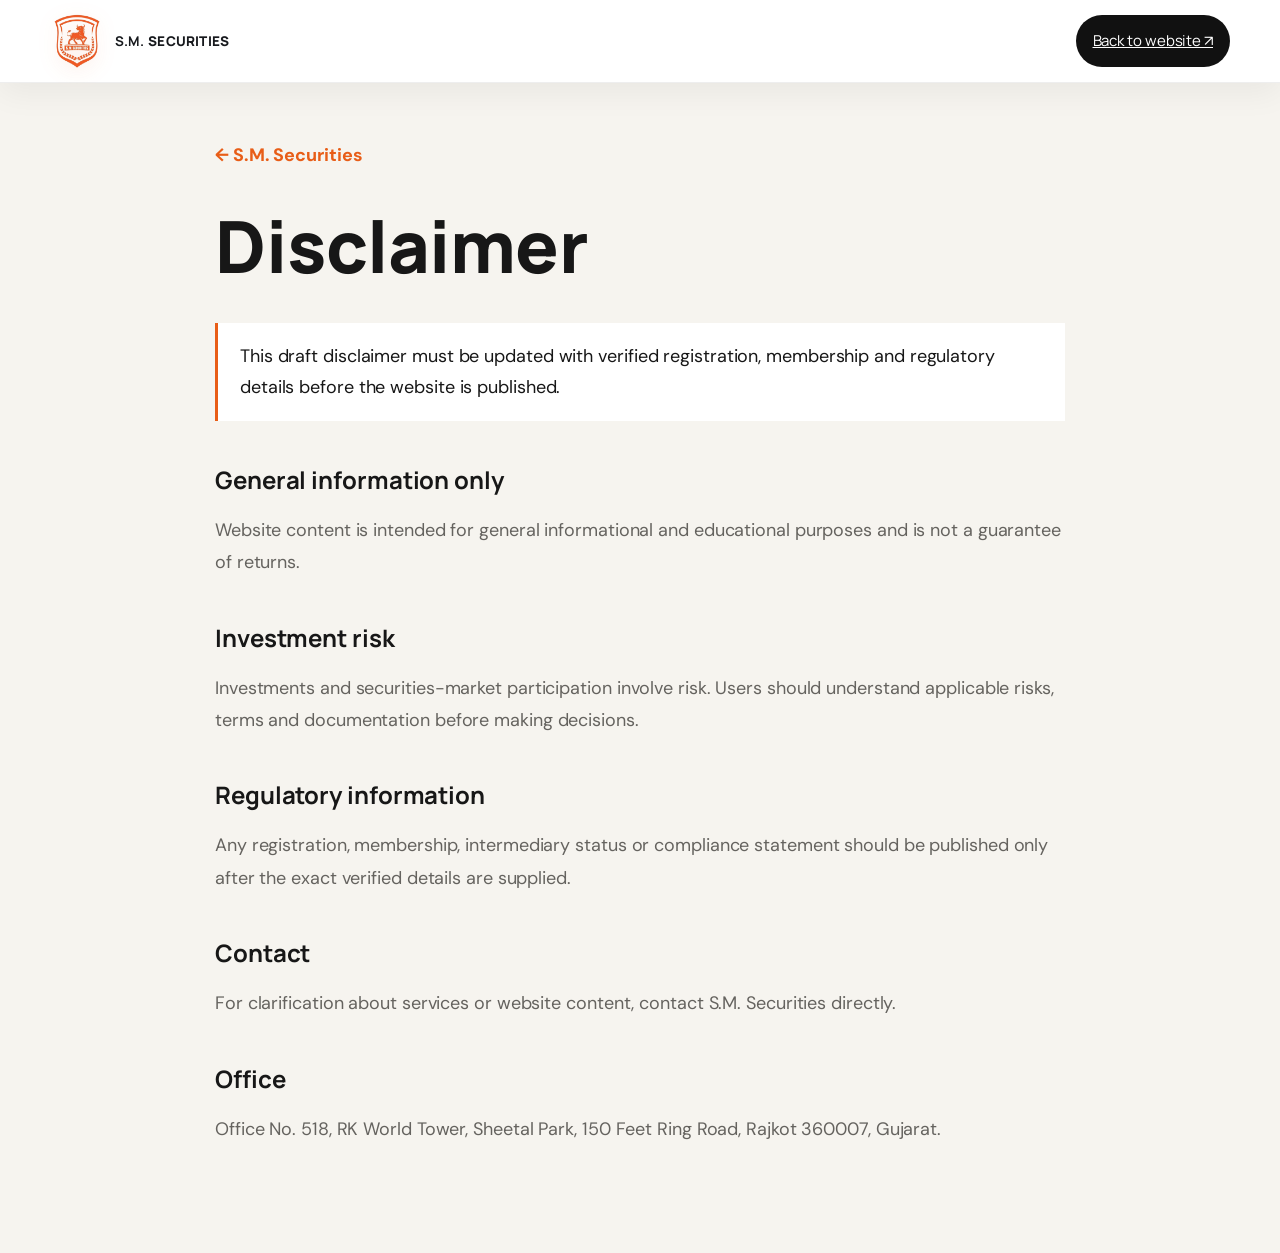
<file: disclaimer.html>
<!doctype html><html lang="en"><head><meta charset="utf-8"><meta name="viewport" content="width=device-width,initial-scale=1"><meta name="robots" content="index,follow"><link rel="icon" type="image/png" href="./favicon.png"><link rel="preconnect" href="https://fonts.googleapis.com"><link rel="preconnect" href="https://fonts.gstatic.com" crossorigin><link href="https://fonts.googleapis.com/css2?family=DM+Sans:wght@400;500;600;700&family=Manrope:wght@600;700;800&display=swap" rel="stylesheet"><link rel="stylesheet" href="styles.css"><title>Disclaimer | S.M. Securities</title><style>.legalPage{min-height:100vh;background:#f6f4ef;padding:140px 0 90px}.legalDoc{max-width:850px}.legalDoc>a{color:#e85d17;text-decoration:none;font-weight:700}.legalDoc h1{font:800 clamp(42px,6vw,72px) Manrope;margin:25px 0}.legalDoc h2{font:700 24px Manrope;margin:42px 0 12px}.legalDoc p,.legalDoc li{color:#65635f;line-height:1.8}.legalNotice{padding:18px 22px;background:#fff;border-left:3px solid #e85d17;margin:28px 0}.legalPage footer{margin-top:80px}</style><link rel="stylesheet" href="v12-contrast-fixes.css"></head><body><header class="header scrolled"><div class="container nav"><a class="brand" href="index.html"><img src="./logo-transparent.png" alt="S.M. Securities logo"><span>S.M. <b>SECURITIES</b></span></a><a class="navBtn" href="index.html">Back to website ↗</a></div></header><main class="legalPage"><div class="container legalDoc"><a href="index.html">← S.M. Securities</a><h1>Disclaimer</h1><div class="legalNotice">This draft disclaimer must be updated with verified registration, membership and regulatory details before the website is published.</div><h2>General information only</h2><p>Website content is intended for general informational and educational purposes and is not a guarantee of returns.</p><h2>Investment risk</h2><p>Investments and securities-market participation involve risk. Users should understand applicable risks, terms and documentation before making decisions.</p><h2>Regulatory information</h2><p>Any registration, membership, intermediary status or compliance statement should be published only after the exact verified details are supplied.</p><h2>Contact</h2><p>For clarification about services or website content, contact S.M. Securities directly.</p><h2>Office</h2><p>Office No. 518, RK World Tower, Sheetal Park, 150 Feet Ring Road, Rajkot 360007, Gujarat.</p></div></main></body></html>
</file>
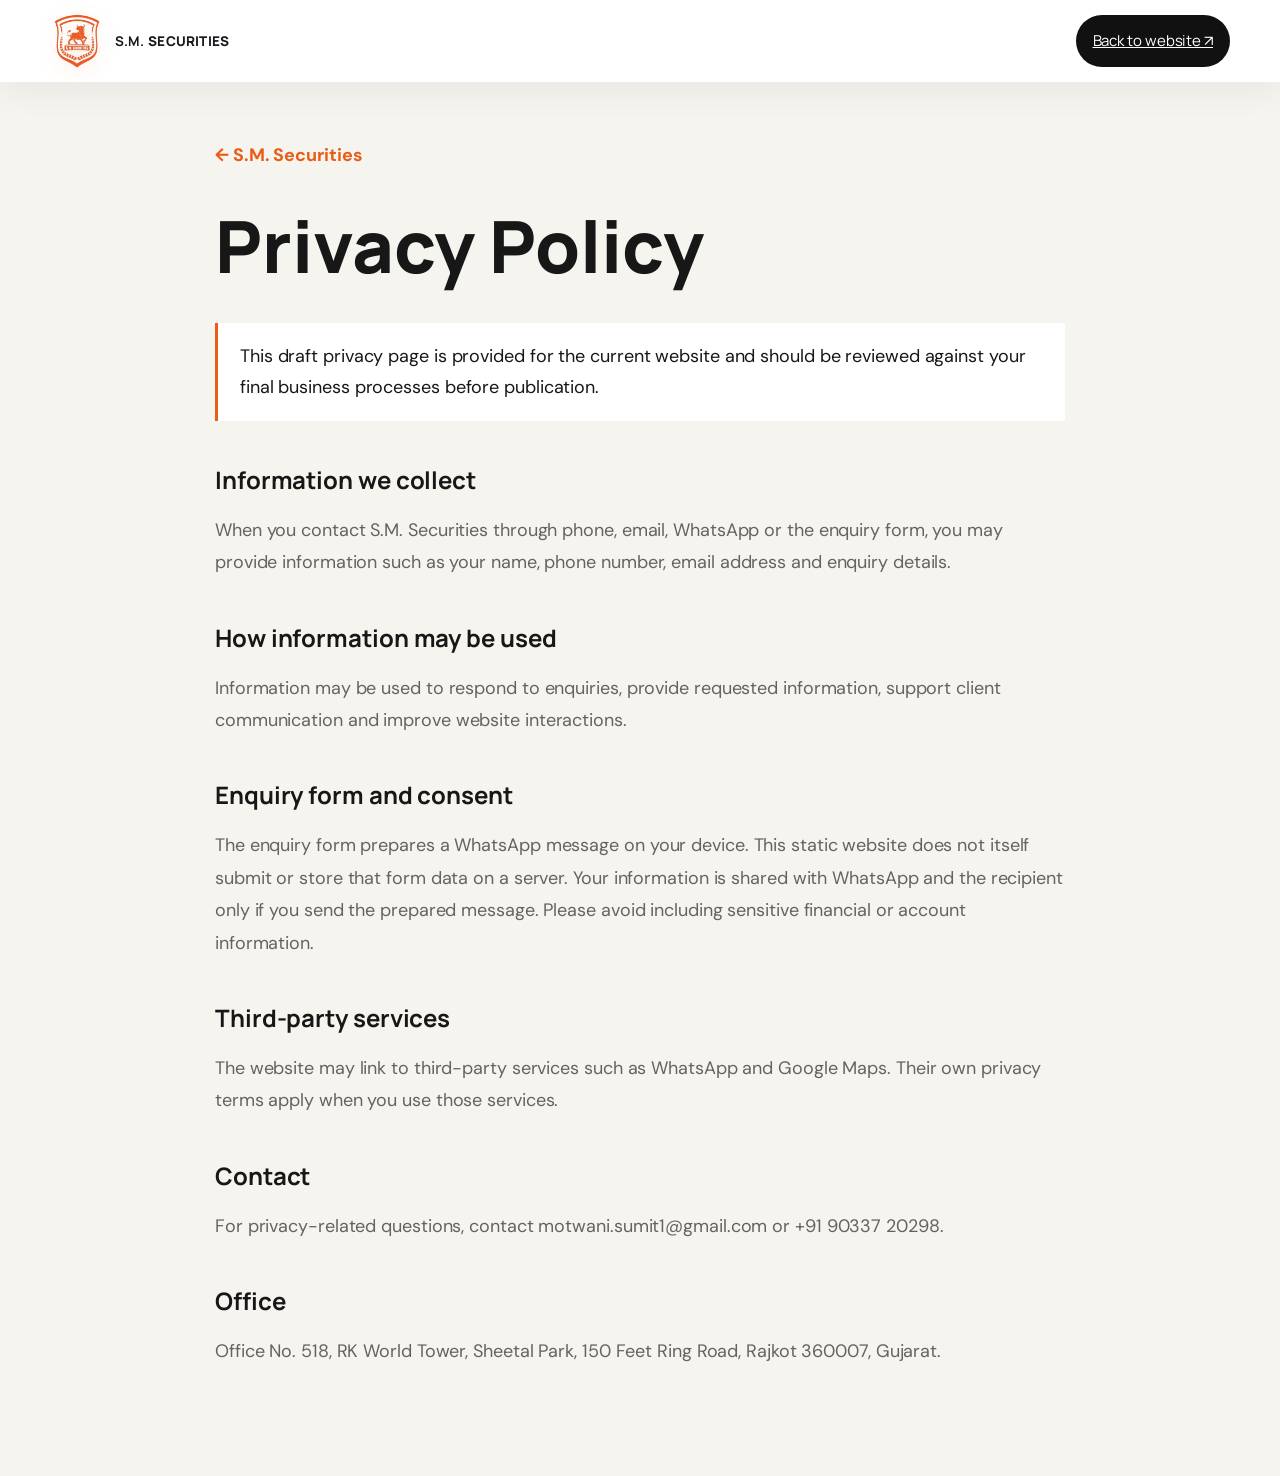
<file: privacy.html>
<!doctype html><html lang="en"><head><meta charset="utf-8"><meta name="viewport" content="width=device-width,initial-scale=1"><meta name="robots" content="index,follow"><link rel="icon" type="image/png" href="./favicon.png"><link rel="preconnect" href="https://fonts.googleapis.com"><link rel="preconnect" href="https://fonts.gstatic.com" crossorigin><link href="https://fonts.googleapis.com/css2?family=DM+Sans:wght@400;500;600;700&family=Manrope:wght@600;700;800&display=swap" rel="stylesheet"><link rel="stylesheet" href="styles.css"><title>Privacy Policy | S.M. Securities</title><style>.legalPage{min-height:100vh;background:#f6f4ef;padding:140px 0 90px}.legalDoc{max-width:850px}.legalDoc>a{color:#e85d17;text-decoration:none;font-weight:700}.legalDoc h1{font:800 clamp(42px,6vw,72px) Manrope;margin:25px 0}.legalDoc h2{font:700 24px Manrope;margin:42px 0 12px}.legalDoc p,.legalDoc li{color:#65635f;line-height:1.8}.legalNotice{padding:18px 22px;background:#fff;border-left:3px solid #e85d17;margin:28px 0}.legalPage footer{margin-top:80px}</style><link rel="stylesheet" href="v12-contrast-fixes.css"></head><body><header class="header scrolled"><div class="container nav"><a class="brand" href="index.html"><img src="./logo-transparent.png" alt="S.M. Securities logo"><span>S.M. <b>SECURITIES</b></span></a><a class="navBtn" href="index.html">Back to website ↗</a></div></header><main class="legalPage"><div class="container legalDoc"><a href="index.html">← S.M. Securities</a><h1>Privacy Policy</h1><div class="legalNotice">This draft privacy page is provided for the current website and should be reviewed against your final business processes before publication.</div><h2>Information we collect</h2><p>When you contact S.M. Securities through phone, email, WhatsApp or the enquiry form, you may provide information such as your name, phone number, email address and enquiry details.</p><h2>How information may be used</h2><p>Information may be used to respond to enquiries, provide requested information, support client communication and improve website interactions.</p><h2>Enquiry form and consent</h2><p>The enquiry form prepares a WhatsApp message on your device. This static website does not itself submit or store that form data on a server. Your information is shared with WhatsApp and the recipient only if you send the prepared message. Please avoid including sensitive financial or account information.</p><h2>Third-party services</h2><p>The website may link to third-party services such as WhatsApp and Google Maps. Their own privacy terms apply when you use those services.</p><h2>Contact</h2><p>For privacy-related questions, contact motwani.sumit1@gmail.com or +91 90337 20298.</p><h2>Office</h2><p>Office No. 518, RK World Tower, Sheetal Park, 150 Feet Ring Road, Rajkot 360007, Gujarat.</p></div></main></body></html>
</file>
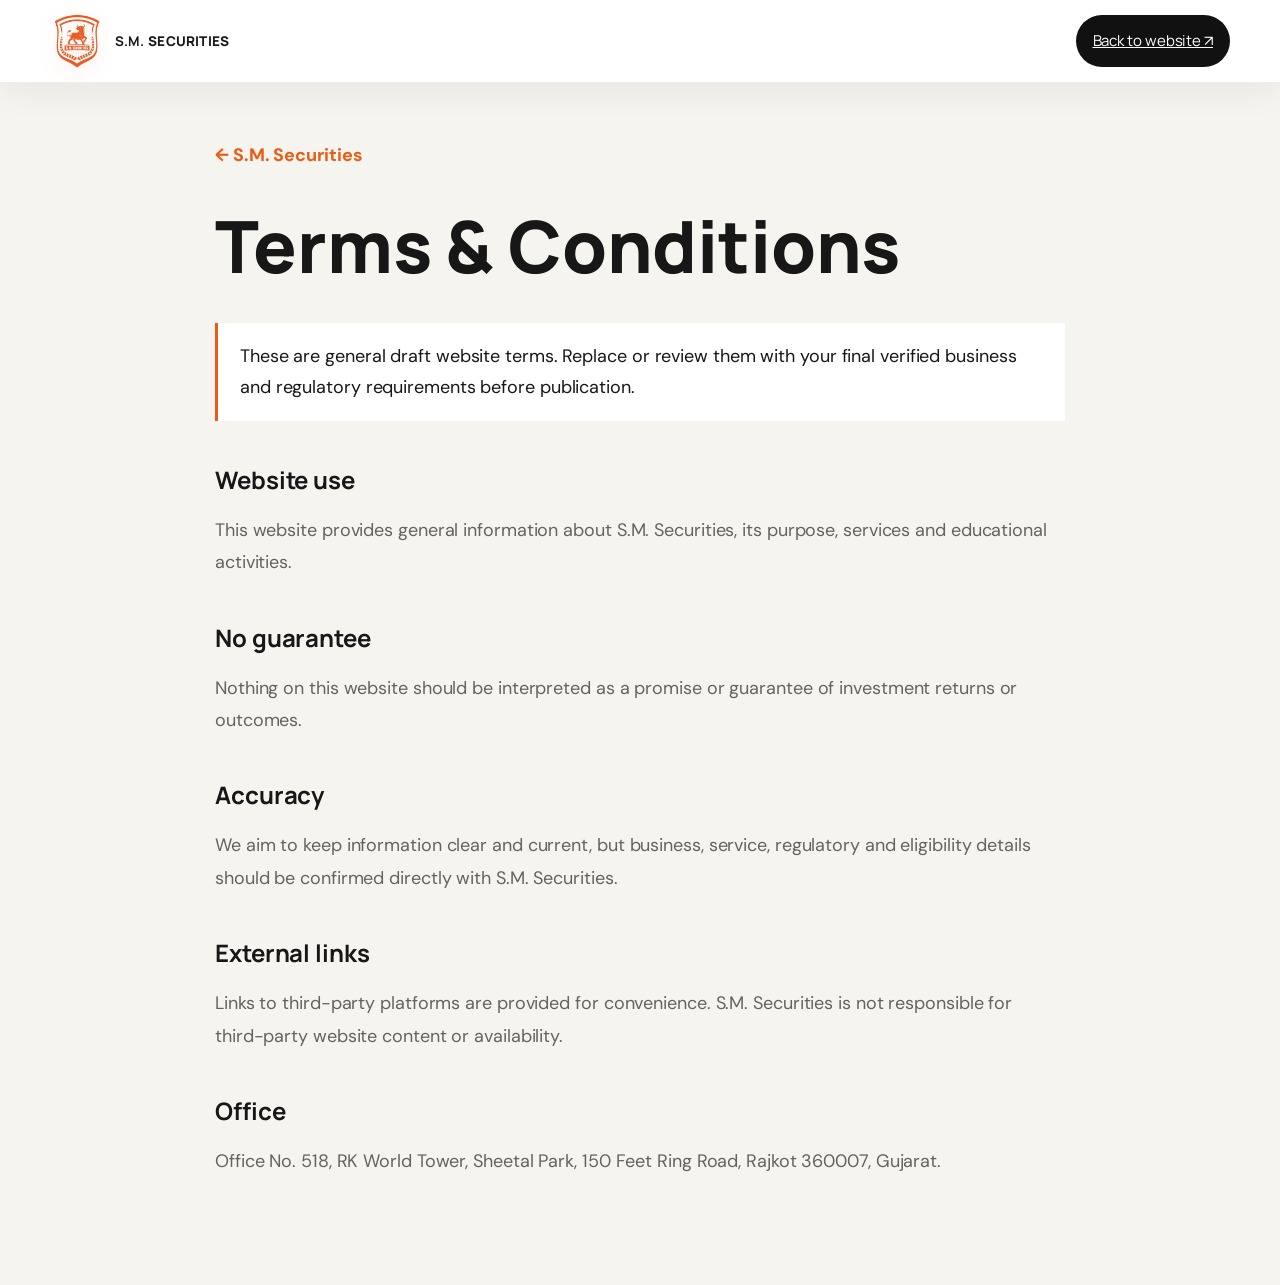
<file: terms.html>
<!doctype html><html lang="en"><head><meta charset="utf-8"><meta name="viewport" content="width=device-width,initial-scale=1"><meta name="robots" content="index,follow"><link rel="icon" type="image/png" href="./favicon.png"><link rel="preconnect" href="https://fonts.googleapis.com"><link rel="preconnect" href="https://fonts.gstatic.com" crossorigin><link href="https://fonts.googleapis.com/css2?family=DM+Sans:wght@400;500;600;700&family=Manrope:wght@600;700;800&display=swap" rel="stylesheet"><link rel="stylesheet" href="styles.css"><title>Terms & Conditions | S.M. Securities</title><style>.legalPage{min-height:100vh;background:#f6f4ef;padding:140px 0 90px}.legalDoc{max-width:850px}.legalDoc>a{color:#e85d17;text-decoration:none;font-weight:700}.legalDoc h1{font:800 clamp(42px,6vw,72px) Manrope;margin:25px 0}.legalDoc h2{font:700 24px Manrope;margin:42px 0 12px}.legalDoc p,.legalDoc li{color:#65635f;line-height:1.8}.legalNotice{padding:18px 22px;background:#fff;border-left:3px solid #e85d17;margin:28px 0}.legalPage footer{margin-top:80px}</style><link rel="stylesheet" href="v12-contrast-fixes.css"></head><body><header class="header scrolled"><div class="container nav"><a class="brand" href="index.html"><img src="./logo-transparent.png" alt="S.M. Securities logo"><span>S.M. <b>SECURITIES</b></span></a><a class="navBtn" href="index.html">Back to website ↗</a></div></header><main class="legalPage"><div class="container legalDoc"><a href="index.html">← S.M. Securities</a><h1>Terms & Conditions</h1><div class="legalNotice">These are general draft website terms. Replace or review them with your final verified business and regulatory requirements before publication.</div><h2>Website use</h2><p>This website provides general information about S.M. Securities, its purpose, services and educational activities.</p><h2>No guarantee</h2><p>Nothing on this website should be interpreted as a promise or guarantee of investment returns or outcomes.</p><h2>Accuracy</h2><p>We aim to keep information clear and current, but business, service, regulatory and eligibility details should be confirmed directly with S.M. Securities.</p><h2>External links</h2><p>Links to third-party platforms are provided for convenience. S.M. Securities is not responsible for third-party website content or availability.</p><h2>Office</h2><p>Office No. 518, RK World Tower, Sheetal Park, 150 Feet Ring Road, Rajkot 360007, Gujarat.</p></div></main></body></html>
</file>
<file: styles.css>
:root{--orange:#e85d17;--orange2:#e85d17;--ink:#111;--soft:#f5f3ef;--muted:#6c6c69;--line:#dedbd5;--white:#fff}*{box-sizing:border-box}html{scroll-behavior:smooth}body{margin:0;font-family:'DM Sans',sans-serif;color:var(--ink);background:#fff;-webkit-font-smoothing:antialiased}.container{width:min(1240px,calc(100% - 64px));margin:auto}.header{position:fixed;z-index:50;left:0;right:0;top:0;border-bottom:1px solid rgba(20,20,20,.08);background:rgba(255,255,255,.82);backdrop-filter:blur(18px)}.nav{height:84px;display:flex;align-items:center;justify-content:space-between}.brand{display:flex;align-items:center;gap:12px;text-decoration:none;color:#111;font:600 14px Manrope;letter-spacing:.07em}.brand img{width:48px;height:48px;object-fit:contain}.brand b{font-weight:800}.links{display:flex;align-items:center;gap:34px}.links a,.footerLinks a{color:#333;text-decoration:none;font-size:13px;font-weight:600}.links>a:not(.navBtn):hover{color:var(--orange)}.navBtn{background:#111;color:#fff!important;padding:14px 18px;border-radius:3px}.navBtn i{font-style:normal;margin-left:16px}.menu{display:none}.hero{min-height:820px;padding:165px 0 92px;background:linear-gradient(120deg,#f7f5f1 0%,#f2efe9 100%);position:relative;overflow:hidden}.heroGrid{display:grid;grid-template-columns:1.15fr .85fr;gap:85px;align-items:center}.kicker,.label{font-size:11px;letter-spacing:.18em;font-weight:800}.kicker{display:flex;align-items:center;gap:12px;margin-bottom:27px}.kicker span{width:28px;height:2px;background:var(--orange)}h1,h2,h3{font-family:Manrope,sans-serif}.hero h1{font-size:clamp(58px,6.2vw,91px);line-height:.98;letter-spacing:-.055em;margin:0 0 30px;max-width:850px}.hero h1 em{font-style:normal;color:var(--orange)}.heroCopy>p{font-size:18px;line-height:1.75;color:#65635f;max-width:660px}.actions{display:flex;align-items:center;gap:30px;margin:38px 0 64px}.btn{display:inline-flex;align-items:center;justify-content:space-between;gap:36px;min-width:220px;padding:17px 20px;text-decoration:none;font-size:13px;font-weight:700;border-radius:3px;transition:.25s}.primary{background:var(--orange);color:white}.primary:hover{background:#e85d17;transform:translateY(-2px)}.textBtn{color:#222;text-decoration:none;font-size:13px;font-weight:700;border-bottom:1px solid #bbb;padding:14px 0}.textBtn span{margin-left:20px}.proof{display:flex;align-items:center;gap:30px}.proof>div:not(.line){display:flex;flex-direction:column}.proof strong{font:800 28px Manrope}.proof small{font-size:11px;color:#777;margin-top:4px}.proof .line{width:1px;height:40px;background:#d2cec7}.heroVisual{position:relative}.visualCard{height:550px;background:white;border:1px solid #e7e3dd;padding:26px;display:flex;flex-direction:column;align-items:center;justify-content:space-between;box-shadow:0 40px 90px rgba(30,25,20,.09)}.visualTop,.visualBottom{width:100%;display:flex;justify-content:space-between;align-items:center;font-size:10px;letter-spacing:.12em;color:#777}.visualCard>img{width:min(76%,360px);filter:drop-shadow(0 18px 25px rgba(232,93,23,.12))}.visualBottom{border-top:1px solid #eee;padding-top:20px;letter-spacing:0;font-size:11px}.pulse{display:inline-block;width:7px;height:7px;background:var(--orange);border-radius:50%;margin-right:7px}.floatTag{position:absolute;left:-55px;bottom:55px;background:#111;color:#aaa;padding:18px 22px;font-size:12px;line-height:1.55;box-shadow:0 18px 35px rgba(0,0,0,.18)}.floatTag b{color:#fff}.orb{position:absolute;border-radius:50%}.o1{width:420px;height:420px;border:1px solid rgba(232,93,23,.13);right:-180px;top:70px}.o2{width:160px;height:160px;background:rgba(232,93,23,.07);left:45%;bottom:-80px}.trust{border-bottom:1px solid var(--line);border-top:1px solid var(--line)}.trustRow{min-height:105px;display:grid;grid-template-columns:180px 1fr 80px;align-items:center;gap:30px}.trustRow>span:first-child{font-size:10px;letter-spacing:.17em;font-weight:800;color:var(--orange)}.trustRow p{font:600 17px Manrope;margin:0}.mark{font:800 24px Manrope;color:#d7d3cd;text-align:right}.section{padding:130px 0}.split{display:grid;grid-template-columns:.8fr 1.2fr;gap:120px}.label{color:var(--orange)}.sticky h2,.sectionHead h2,.valuesTop h2,.contact h2{font-size:clamp(42px,4.4vw,66px);line-height:1.04;letter-spacing:-.045em;margin:22px 0 0}.aboutBody .large{font-size:24px;line-height:1.55;color:#343331;margin:38px 0 70px}.principles{display:grid;grid-template-columns:repeat(3,1fr);gap:28px}.principles>div{border-top:1px solid #ccc;padding-top:22px}.principles span,.value>span{font-size:10px;color:var(--orange);font-weight:800}.principles h3{font-size:20px;margin:24px 0 10px}.principles p{font-size:13px;color:#777;line-height:1.6}.vision{background:#151515;color:#fff}.sectionHead{max-width:750px;margin-bottom:60px}.label.light{color:#e85d17}.statementGrid{display:grid;grid-template-columns:1fr 1fr}.statement{min-height:590px;padding:46px;display:flex;flex-direction:column;justify-content:space-between;position:relative;overflow:hidden}.statement.orange{background:var(--orange)}.statement.black{background:#242424}.statement .num{position:absolute;right:28px;top:5px;font:800 140px Manrope;opacity:.08}.statement div>span{font-size:10px;letter-spacing:.17em;font-weight:800;opacity:.7}.statement h3{font-size:clamp(35px,3.4vw,50px);line-height:1.08;letter-spacing:-.035em;margin:110px 0 26px;max-width:520px}.statement p{font-size:16px;line-height:1.75;opacity:.78;max-width:530px}.statement>a{color:#fff;text-decoration:none;border-top:1px solid rgba(255,255,255,.25);padding-top:20px;font-size:12px;font-weight:700}.values{background:#f7f6f3}.valuesTop{display:grid;grid-template-columns:1fr .55fr;gap:100px;align-items:end;margin-bottom:70px}.valuesTop p{font-size:17px;line-height:1.7;color:#777;margin:0}.value{display:grid;grid-template-columns:70px .65fr 1fr 30px;align-items:center;min-height:115px;border-top:1px solid #d8d5cf;transition:.25s}.value:last-child{border-bottom:1px solid #d8d5cf}.value h3{font-size:25px;margin:0}.value p{font-size:14px;color:#777}.value b{font-weight:400;opacity:.35}.value:hover{padding-left:12px;background:#fff}.value:hover b{color:var(--orange);opacity:1}.contact{background:var(--orange);color:#fff}.contactGrid{display:grid;grid-template-columns:1.1fr .9fr;gap:110px;align-items:center}.contactCopy>p{font-size:17px;opacity:.78;margin:26px 0}.white{background:#fff;color:#111}.contactCard{background:#fff;color:#111;padding:10px 38px}.contactCard>div{padding:28px 0;border-bottom:1px solid #eee}.contactCard>div:last-child{border:0}.contactCard small{display:block;color:var(--orange);font-size:9px;letter-spacing:.16em;font-weight:800;margin-bottom:10px}.contactCard a{display:flex;justify-content:space-between;color:#111;text-decoration:none;font-weight:600}.contactCard p{margin:0;line-height:1.7;font-size:15px}.contactCard a span{color:var(--orange)}footer{background:#101010;color:#888;padding:54px 0 30px}.inverse{color:#fff}.inverse img{background:#fff}.footerTop{display:flex;justify-content:space-between;align-items:center}.footerLinks{display:flex;gap:30px}.footerLinks a,.top{color:#aaa}.top{font-size:12px;text-decoration:none}.legal{display:grid;grid-template-columns:.4fr 1fr;gap:100px;border-top:1px solid #2a2a2a;margin-top:42px;padding-top:25px;font-size:10px;line-height:1.6}.reveal{opacity:0;transform:translateY(24px);transition:opacity .7s ease,transform .7s ease}.reveal.visible{opacity:1;transform:none}@media(max-width:900px){.container{width:min(100% - 38px,1240px)}.menu{display:flex;width:42px;height:42px;border:0;background:#111;flex-direction:column;justify-content:center;gap:6px;padding:11px}.menu span{height:1px;background:#fff;width:100%}.links{display:none;position:absolute;top:84px;left:0;right:0;background:#fff;padding:25px 20px 35px;flex-direction:column;align-items:stretch;border-bottom:1px solid #ddd}.links.open{display:flex}.hero{padding-top:130px}.heroGrid,.split,.valuesTop,.contactGrid{grid-template-columns:1fr;gap:55px}.heroVisual{max-width:620px}.visualCard{height:460px}.floatTag{left:15px}.trustRow{grid-template-columns:120px 1fr}.mark{display:none}.statementGrid{grid-template-columns:1fr}.statement{min-height:500px}.principles{gap:16px}.value{grid-template-columns:45px .7fr 1fr 20px}.footerTop{flex-wrap:wrap;gap:25px}.legal{grid-template-columns:1fr;gap:5px}}@media(max-width:600px){.container{width:calc(100% - 28px)}.header .nav{height:72px}.brand img{width:40px;height:40px}.links{top:72px}.hero{padding:112px 0 65px;min-height:auto}.hero h1{font-size:49px}.heroCopy>p{font-size:16px}.actions{align-items:flex-start;flex-direction:column;margin-bottom:45px}.proof{gap:18px}.proof strong{font-size:23px}.visualCard{height:390px}.visualBottom{gap:7px}.floatTag{bottom:25px}.trustRow{grid-template-columns:1fr;padding:25px 0;gap:8px}.section{padding:85px 0}.split{gap:25px}.aboutBody .large{font-size:20px;margin-top:10px}.principles{grid-template-columns:1fr}.statement{padding:30px;min-height:520px}.statement h3{margin-top:90px}.valuesTop{gap:20px}.value{grid-template-columns:36px 1fr 20px;padding:22px 0}.value p{grid-column:2/3;margin:8px 0}.value b{grid-column:3;grid-row:1}.contactCard{padding:8px 24px}.footerTop,.footerLinks{align-items:flex-start;flex-direction:column}.legal{margin-top:30px}}
/* Corporate expansion */
.services{background:#fff}.servicesHead{display:grid;grid-template-columns:1fr .65fr;gap:90px;align-items:end;margin-bottom:65px}.servicesHead h2,.trustCopy h2{font-size:clamp(42px,4.4vw,66px);line-height:1.04;letter-spacing:-.045em;margin:22px 0 0}.servicesHead>p{font-size:16px;line-height:1.75;color:#777;margin:0}.serviceGrid{display:grid;grid-template-columns:repeat(4,1fr);border-top:1px solid var(--line);border-left:1px solid var(--line)}.serviceCard{padding:32px;min-height:390px;border-right:1px solid var(--line);border-bottom:1px solid var(--line);display:flex;flex-direction:column;transition:.3s}.serviceCard>span{font-size:10px;color:var(--orange);font-weight:800}.serviceIcon{font:400 32px Manrope;margin:48px 0 28px}.serviceCard h3{font-size:22px;line-height:1.25;margin:0 0 16px}.serviceCard p{font-size:13px;line-height:1.7;color:#777}.serviceCard a{margin-top:auto;color:#111;text-decoration:none;font-size:12px;font-weight:700}.serviceCard:hover{transform:translateY(-6px);box-shadow:0 24px 55px rgba(20,20,20,.08);border-color:transparent;position:relative;z-index:2}.serviceCard:hover a{color:var(--orange)}
.trustSection{background:#f3f1ec}.trustGrid{display:grid;grid-template-columns:1fr 1fr;gap:100px}.trustCopy>p{font-size:17px;line-height:1.75;color:#686662;max-width:600px;margin:28px 0}.trustNote{border-left:3px solid var(--orange);background:#fff;padding:20px 24px;display:flex;flex-direction:column;gap:6px}.trustNote b{font-size:12px}.trustNote span{font-size:12px;line-height:1.55;color:#777}.trustCards{background:#111;color:#fff;padding:12px 38px}.trustCards>div{padding:30px 0;border-bottom:1px solid #303030}.trustCards>div:last-child{border:0}.trustCards small{font-size:9px;letter-spacing:.15em;color:#e85d17;font-weight:800}.trustCards strong{display:block;font:700 22px Manrope;margin:10px 0}.trustCards p{color:#aaa;font-size:13px;line-height:1.6;margin:0}
.contactGrid{grid-template-columns:.85fr .65fr 1fr;gap:50px}.contactCard{height:100%}.directionLink{margin-top:12px!important;font-size:12px!important;color:var(--orange)!important}.placeholder{font-style:normal;font-size:10px;color:#999}.enquiryForm{background:#fff;color:#111;padding:32px}.formHead small{color:var(--orange);font-size:9px;letter-spacing:.16em;font-weight:800}.formHead h3{font-size:26px;margin:8px 0 22px}.enquiryForm label{display:block;font-size:10px;font-weight:800;letter-spacing:.08em;margin:13px 0}.enquiryForm input,.enquiryForm select,.enquiryForm textarea{width:100%;border:0;border-bottom:1px solid #ddd;background:#fff;padding:11px 0;font:500 13px 'DM Sans';outline:none;border-radius:0}.enquiryForm input:focus,.enquiryForm select:focus,.enquiryForm textarea:focus{border-color:var(--orange)}.formSubmit{width:100%;margin-top:18px;border:0;background:#111;color:#fff;padding:15px 17px;display:flex;justify-content:space-between;font-weight:700;cursor:pointer}.formSubmit:hover{background:#292929}.formStatus{font-size:11px;line-height:1.5;margin:12px 0 0;color:#555}.corporateFooter{display:grid;grid-template-columns:1.5fr .6fr .8fr 1fr;gap:70px}.corporateFooter>div:not(.footerAbout){display:flex;flex-direction:column;gap:12px}.corporateFooter h4{color:#fff;font-size:11px;letter-spacing:.12em;margin:5px 0 10px}.corporateFooter a{color:#999;text-decoration:none;font-size:12px}.corporateFooter a:hover{color:#fff}.corporateFooter p{font-size:12px;line-height:1.7;margin:0;color:#777}.footerAbout>p{max-width:340px;margin-top:20px}.whatsappFloat{position:fixed;right:24px;bottom:24px;z-index:70;background:#111;color:#fff;text-decoration:none;display:flex;align-items:center;gap:10px;padding:10px 15px 10px 10px;box-shadow:0 14px 35px rgba(0,0,0,.22);font-size:11px}.whatsappFloat span{width:32px;height:32px;background:var(--orange);display:grid;place-items:center;border-radius:50%;font-size:10px;font-weight:800}.whatsappFloat b{font-weight:700}.header.scrolled{background:rgba(255,255,255,.96);box-shadow:0 8px 30px rgba(0,0,0,.06)}
@media(max-width:1050px){.serviceGrid{grid-template-columns:1fr 1fr}.contactGrid{grid-template-columns:1fr 1fr}.contactCopy{grid-column:1/-1}.corporateFooter{grid-template-columns:1fr 1fr}}
@media(max-width:900px){.servicesHead,.trustGrid{grid-template-columns:1fr;gap:35px}.corporateFooter{gap:40px}}
@media(max-width:600px){.serviceGrid,.contactGrid,.corporateFooter{grid-template-columns:1fr}.contactCopy{grid-column:auto}.serviceCard{min-height:310px}.whatsappFloat{right:14px;bottom:14px}.whatsappFloat b{display:none}.servicesHead{margin-bottom:35px}.trustCards{padding:8px 24px}}

/* Premium polish */
:root{--radius:18px;--shadow:0 24px 70px rgba(17,17,17,.09);--ease:cubic-bezier(.22,1,.36,1)}
body{overflow-x:hidden}.page-progress{position:fixed;left:0;right:0;top:0;height:2px;z-index:100;background:transparent}.page-progress span{display:block;height:100%;width:0;background:var(--orange);transition:width .08s linear}
.header{transition:background .35s var(--ease),box-shadow .35s var(--ease),transform .35s var(--ease)}
.navBtn,.btn,.formSubmit,.serviceCard,.value,.contactCard,.enquiryForm,.trustCards,.visualCard{transition:all .38s var(--ease)}
.hero{background:radial-gradient(circle at 80% 20%,rgba(232,93,23,.09),transparent 28%),linear-gradient(135deg,#faf9f6 0%,#f1eee8 100%)}
.heroGrid{min-height:650px}.heroCopy{padding:12px 0}.hero h1{text-wrap:balance}.heroCopy>p{max-width:610px}.proof strong{font-variant-numeric:tabular-nums;min-width:110px;letter-spacing:-.03em}.proof small{letter-spacing:.01em}
.visualCard{border-radius:var(--radius);overflow:hidden}.visualCard:hover{transform:translateY(-5px);box-shadow:0 48px 100px rgba(30,25,20,.13)}.floatTag{border-radius:12px}.serviceGrid{border-radius:var(--radius);overflow:hidden}.serviceCard{background:#fff}.serviceCard:hover{transform:translateY(-8px)}
.statementGrid{gap:18px}.statement{border-radius:var(--radius)}.trustCards,.trustNote,.contactCard,.enquiryForm{border-radius:var(--radius)}.contactCard,.enquiryForm{box-shadow:0 22px 65px rgba(118,39,10,.12)}
.contactGrid{align-items:stretch}.contactCopy{align-self:center}.enquiryForm input,.enquiryForm select,.enquiryForm textarea{transition:border-color .25s ease,background .25s ease;padding .25s ease}.enquiryForm input:focus,.enquiryForm select:focus,.enquiryForm textarea:focus{padding-left:8px;background:#fffaf7}.formSubmit{border-radius:8px}.formSubmit:hover{transform:translateY(-2px)}
.value:hover{padding-left:18px}.whatsappFloat{border-radius:999px;transition:transform .3s var(--ease),box-shadow .3s var(--ease)}.whatsappFloat:hover{transform:translateY(-4px);box-shadow:0 20px 45px rgba(0,0,0,.28)}
.reveal{opacity:0;transform:translateY(34px);transition:opacity .85s var(--ease),transform .85s var(--ease)}.reveal.visible{opacity:1;transform:translateY(0)}
.serviceGrid .reveal:nth-child(2),.principles>div:nth-child(2){transition-delay:.07s}.serviceGrid .reveal:nth-child(3),.principles>div:nth-child(3){transition-delay:.14s}.serviceGrid .reveal:nth-child(4){transition-delay:.21s}
section[id]{scroll-margin-top:90px}
@media(max-width:1050px){.contactGrid{gap:28px}}
@media(max-width:600px){.hero h1{font-size:clamp(43px,13vw,55px)}.heroGrid{min-height:auto}.proof{align-items:flex-start}.proof strong{min-width:auto}.statementGrid{gap:12px}.contactGrid{gap:18px}.contactCard,.enquiryForm{border-radius:14px}}
@media(prefers-reduced-motion:reduce){html{scroll-behavior:auto}.reveal{opacity:1;transform:none;transition:none}*,*:before,*:after{animation-duration:.01ms!important;transition-duration:.01ms!important}}
/* Clean refinement */
:root{--radius:18px;--shadow:0 24px 70px rgba(18,18,18,.075)}
body{letter-spacing:-.005em}section{scroll-margin-top:82px}.header{transition:background .35s ease,box-shadow .35s ease,border-color .35s ease}.brand img{object-fit:contain;background:transparent!important}.brand{gap:10px}.hero{background:radial-gradient(circle at 78% 22%,rgba(232,93,23,.09),transparent 27%),linear-gradient(135deg,#faf9f6,#f2efe9)}.heroGrid{gap:100px}.visualCard{border-radius:26px;border-color:rgba(20,20,20,.06);box-shadow:var(--shadow);background:rgba(255,255,255,.76);backdrop-filter:blur(12px)}.visualCard>img{width:min(68%,320px);filter:drop-shadow(0 20px 30px rgba(232,93,23,.14))}.floatTag{border-radius:14px}.btn,.navBtn,.formSubmit,.whatsappFloat{border-radius:999px}.navBtn{padding-left:20px;padding-right:20px}.serviceGrid{border:0;gap:14px}.serviceCard{border:1px solid #e8e5df!important;border-radius:18px;min-height:370px;background:#fff}.serviceCard:hover{transform:translateY(-5px);box-shadow:var(--shadow)}.statementGrid{gap:16px}.statement{border-radius:22px;min-height:560px}.trustCards,.trustNote,.contactCard,.enquiryForm{border-radius:18px}.contactCard,.enquiryForm{box-shadow:0 20px 60px rgba(111,42,17,.13)}.values{background:#faf9f6}.value{border-color:#e7e4de;transition:background .3s ease,transform .3s ease,padding .3s ease}.value:hover{border-radius:12px;transform:translateX(4px)}.value b{display:none}.process{background:#fff}.processHead{display:grid;grid-template-columns:1fr .72fr;gap:90px;align-items:end;margin-bottom:64px}.processHead h2{font-size:clamp(42px,4.4vw,66px);line-height:1.04;letter-spacing:-.045em;margin:22px 0 0}.processHead>p{color:#777;line-height:1.8;margin:0}.processGrid{display:grid;grid-template-columns:1fr 1fr;gap:14px}.processStep{display:grid;grid-template-columns:52px 1fr;gap:24px;padding:34px;border:1px solid #e8e5df;border-radius:18px;min-height:210px;transition:transform .3s ease,box-shadow .3s ease,border-color .3s ease}.processStep:hover{transform:translateY(-4px);box-shadow:var(--shadow);border-color:transparent}.processStep>span{font:800 11px Manrope;color:var(--orange)}.processStep small{font-size:9px;letter-spacing:.16em;font-weight:800;color:#999}.processStep h3{font-size:22px;margin:10px 0}.processStep p{font-size:14px;line-height:1.7;color:#777;margin:0}.reveal{transform:translateY(18px);transition:opacity .8s cubic-bezier(.22,1,.36,1),transform .8s cubic-bezier(.22,1,.36,1)}.whatsappFloat{padding-right:18px}.corporateFooter{align-items:start}.inverse img{background:transparent!important}.footerAbout .brand img{width:54px;height:54px}.contact{background:linear-gradient(135deg,#e85d17,#e85d17)}
@media(max-width:900px){.processHead{grid-template-columns:1fr;gap:24px}.heroGrid{gap:55px}}
@media(max-width:600px){.processGrid{grid-template-columns:1fr}.processStep{padding:26px;grid-template-columns:38px 1fr}.visualCard>img{width:min(66%,260px)}.hero h1{font-size:46px;line-height:1.02}.proof{align-items:flex-start}.serviceGrid{gap:10px}}

/* Final refinement: clarity, team, FAQ, active nav and mobile polish */
:root{--radius:18px;--ease:cubic-bezier(.22,1,.36,1)}
body{overflow-x:hidden}.section{scroll-margin-top:82px}.links a.active{color:var(--orange)}.links a:not(.navBtn){position:relative}.links a:not(.navBtn)::after{content:"";position:absolute;left:0;right:100%;bottom:-9px;height:1px;background:var(--orange);transition:right .35s var(--ease)}.links a.active::after,.links a:hover::after{right:0}
.why{background:#fff}.whyHead{max-width:820px;margin-bottom:58px}.whyHead h2,.teamIntro h2,.faqIntro h2{font-size:clamp(42px,4.4vw,66px);line-height:1.04;letter-spacing:-.045em;margin:22px 0}.whyHead>p,.faqIntro>p{color:#74716c;line-height:1.8;max-width:650px}.whyGrid{display:grid;grid-template-columns:repeat(4,1fr);gap:14px}.whyCard{padding:34px;min-height:310px;border:1px solid #e7e3dc;border-radius:var(--radius);display:flex;flex-direction:column;transition:transform .45s var(--ease),box-shadow .45s var(--ease),border-color .45s}.whyCard>span{font-size:10px;color:var(--orange);font-weight:800}.whyCard h3{font-size:22px;margin:auto 0 14px}.whyCard p{font-size:13px;line-height:1.75;color:#777;margin:0}.whyCard:hover{transform:translateY(-6px);border-color:transparent;box-shadow:0 24px 60px rgba(30,24,18,.08)}
.team{background:#141414;color:#fff}.teamGrid{display:grid;grid-template-columns:.82fr 1.18fr;gap:100px;align-items:start}.teamIntro{position:sticky;top:125px}.teamIntro p{color:#aaa;line-height:1.8;max-width:520px}.textLink{display:inline-block;margin-top:22px;text-decoration:none;font-size:13px;font-weight:700}.lightLink{color:#fff}.teamCards{display:grid;gap:16px}.teamCard{background:#202020;border:1px solid #2c2c2c;border-radius:var(--radius);padding:26px;display:grid;grid-template-columns:130px 1fr;gap:28px;align-items:center;transition:transform .4s var(--ease),background .4s}.teamCard:hover{transform:translateX(5px);background:#242424}.avatar{width:130px;height:150px;border-radius:14px;background:#fff;display:grid;place-items:center;overflow:hidden}.avatar img{width:80%;height:80%;object-fit:contain}.avatar.monogram{background:linear-gradient(145deg,var(--orange),#e85d17);color:#fff;font:800 30px Manrope}.teamCard small{font-size:9px;letter-spacing:.16em;color:#e85d17;font-weight:800}.teamCard h3{font-size:26px;margin:9px 0}.teamCard p{color:#aaa;font-size:13px;line-height:1.7;margin:0}
.faq{background:#f6f4ef}.faqGrid{display:grid;grid-template-columns:.75fr 1.25fr;gap:100px}.faqIntro{position:sticky;top:125px;align-self:start}.accordion details{border-top:1px solid #d8d4cc}.accordion details:last-child{border-bottom:1px solid #d8d4cc}.accordion summary{list-style:none;cursor:pointer;padding:25px 0;display:flex;justify-content:space-between;gap:20px;font:700 18px Manrope}.accordion summary::-webkit-details-marker{display:none}.accordion summary span{font-size:24px;font-weight:400;color:var(--orange);transition:transform .3s}.accordion details[open] summary span{transform:rotate(45deg)}.accordion details p{margin:-8px 50px 25px 0;color:#777;line-height:1.75;font-size:14px}
.enquiryForm input:invalid:not(:placeholder-shown){border-color:#e85d17}.field-error{font-size:10px;color:#e85d17;margin-top:6px;display:none}.enquiryForm label.has-error .field-error{display:block}.legal a{color:#aaa;text-decoration:none}.legal a:hover{color:#fff}
.reveal{transition-duration:.8s;transition-timing-function:var(--ease)}
@media(max-width:1100px){.whyGrid{grid-template-columns:1fr 1fr}.teamGrid,.faqGrid{grid-template-columns:1fr;gap:48px}.teamIntro,.faqIntro{position:static}.links{gap:18px}.links a{font-size:12px}}
@media(max-width:900px){.links a.active::after,.links a:hover::after{display:none}.teamCard{grid-template-columns:100px 1fr}.avatar{width:100px;height:120px}}
@media(max-width:600px){.section{padding:76px 0}.whyGrid{grid-template-columns:1fr}.whyCard{min-height:230px;padding:26px}.whyCard h3{margin:50px 0 12px}.teamCard{grid-template-columns:1fr;padding:22px}.avatar{width:100%;height:190px}.avatar img{width:150px;height:150px}.faqIntro h2,.teamIntro h2,.whyHead h2{font-size:40px}.accordion summary{font-size:16px;padding:21px 0}.accordion details p{margin-right:10px}.hero .proof{display:grid;grid-template-columns:1fr 1px 1fr;width:100%}.proof .line{height:48px}.proof strong{font-size:22px}.navBtn{width:100%;text-align:center}.whatsappFloat{width:48px;height:48px;padding:8px;border-radius:50%;justify-content:center}.whatsappFloat span{width:32px;height:32px}.visualCard{border-radius:18px}.contactCard,.enquiryForm,.trustCards{border-radius:16px}}

/* CEO leadership + editorial imagery */
.ceo{background:#fff}.ceoGrid{display:grid;grid-template-columns:.9fr 1.1fr;gap:clamp(54px,7vw,110px);align-items:center}.ceoPhoto{position:relative;min-height:640px;border-radius:26px;overflow:hidden;background:#eee}.ceoPhoto img{width:100%;height:100%;position:absolute;inset:0;object-fit:cover;object-position:center 25%;transition:transform 1.2s cubic-bezier(.2,.7,.2,1)}.ceoPhoto:hover img{transform:scale(1.025)}.photoNote{position:absolute;left:18px;bottom:18px;background:rgba(17,17,17,.82);backdrop-filter:blur(12px);color:#fff;padding:10px 13px;border-radius:999px;font-size:9px;letter-spacing:.06em}.ceoEyebrow{font-size:11px;letter-spacing:.18em;font-weight:800;color:#999;margin:28px 0 8px}.ceoCopy h2{font-size:clamp(48px,5vw,76px);letter-spacing:-.055em;line-height:.98;margin:0 0 12px}.ceoRole{font:700 13px Manrope;color:var(--orange);letter-spacing:.03em}.ceoRole span{color:#bbb;margin:0 6px}.ceoLead{font-size:20px;line-height:1.7;color:#555;max-width:680px;margin:34px 0}.ceoCopy blockquote{margin:0 0 34px;padding:24px 0 24px 28px;border-left:2px solid var(--orange);font:600 clamp(20px,2vw,27px)/1.5 Manrope;color:#202020}.ceoFacts{display:grid;grid-template-columns:repeat(3,1fr);border-top:1px solid var(--line);border-bottom:1px solid var(--line);margin:0 0 24px}.ceoFacts>div{padding:20px 18px 20px 0}.ceoFacts small{display:block;color:#999;font-size:8px;letter-spacing:.15em;font-weight:800;margin-bottom:7px}.ceoFacts strong{font:700 12px Manrope}.sampleCopy{font-size:10px!important;color:#999!important;line-height:1.6!important;max-width:620px}.insightVisual{background:#151515;color:#fff;padding:70px 0}.insightGrid{display:grid;grid-template-columns:.75fr 1.25fr;gap:70px;align-items:center}.insightCopy h2{font-size:clamp(34px,3.6vw,56px);line-height:1.06;letter-spacing:-.045em;margin:18px 0 22px}.insightCopy p{color:#aaa;line-height:1.75;font-size:15px}.insightImage{margin:0;overflow:hidden;border-radius:22px}.insightImage img{display:block;width:100%;height:430px;object-fit:cover;transition:transform 1.2s cubic-bezier(.2,.7,.2,1)}.insightImage:hover img{transform:scale(1.025)}.insightImage figcaption{font-size:9px;color:#777;padding-top:10px;letter-spacing:.03em}
@media(max-width:900px){.ceoGrid,.insightGrid{grid-template-columns:1fr}.ceoPhoto{min-height:600px;max-width:650px}.insightImage img{height:380px}.ceoFacts{max-width:650px}}
@media(max-width:600px){.ceoGrid{gap:34px}.ceoPhoto{min-height:480px;border-radius:18px}.ceoCopy h2{font-size:46px}.ceoLead{font-size:17px;margin:24px 0}.ceoCopy blockquote{font-size:19px;padding-left:18px}.ceoFacts{grid-template-columns:1fr}.ceoFacts>div{border-bottom:1px solid var(--line);padding:15px 0}.ceoFacts>div:last-child{border-bottom:0}.insightVisual{padding:55px 0}.insightGrid{gap:34px}.insightImage{border-radius:16px}.insightImage img{height:280px}.photoNote{font-size:8px;left:12px;bottom:12px}}

/* Embedded WhatsApp icon: no external icon dependency. */
.whatsappFloat .waIcon{width:32px;height:32px;background:#25D366;display:grid;place-items:center;border-radius:50%;color:#fff;flex:0 0 32px}
.whatsappFloat .waIcon svg{width:20px;height:20px;display:block}

/* Premium interaction pass — Oct 2026 */
:root{--orange-deep:#e85d17;--orange-warm:#e85d17;--hover-tint:#fff6f1;--shadow-hover:0 22px 55px rgba(30,24,18,.10)}
a,button,.serviceCard,.whyCard,.processStep,.statement,.value,.contactCard>div{transition-timing-function:var(--ease)}
.btn,.navBtn,.formSubmit{transition:transform .35s var(--ease),box-shadow .35s var(--ease),background .35s ease,color .35s ease}
.btn span,.navBtn i,.formSubmit span,.serviceCard a,.statement>a,.directionLink span,.textLink{transition:transform .35s var(--ease),color .35s ease}
.btn:hover,.navBtn:hover,.formSubmit:hover{transform:translateY(-3px);box-shadow:0 14px 32px rgba(17,17,17,.16)}
.btn:hover span,.navBtn:hover i,.formSubmit:hover span{transform:translateX(5px)}
.primary:hover{background:var(--orange-deep)}
.white:hover{background:#111;color:#fff}
.textBtn{transition:color .3s ease,border-color .3s ease}.textBtn:hover{color:var(--orange);border-color:var(--orange)}.textBtn span{display:inline-block;transition:transform .35s var(--ease)}.textBtn:hover span{transform:translateY(4px)}
.serviceCard{position:relative;overflow:hidden;transition:transform .4s var(--ease),box-shadow .4s var(--ease),border-color .4s ease,background .4s ease}.serviceCard::before{content:"";position:absolute;left:0;top:0;width:100%;height:3px;background:var(--orange);transform:scaleX(0);transform-origin:left;transition:transform .4s var(--ease)}.serviceCard:hover{background:var(--hover-tint);transform:translateY(-7px);box-shadow:var(--shadow-hover);border-color:rgba(232,93,23,.18)!important}.serviceCard:hover::before{transform:scaleX(1)}.serviceIcon{transition:transform .4s var(--ease),color .3s ease}.serviceCard:hover .serviceIcon{color:var(--orange);transform:translateY(-3px) rotate(-4deg)}.serviceCard a{display:inline-block}.serviceCard:hover a{color:var(--orange);transform:translateX(4px)}
.whyCard{position:relative;overflow:hidden}.whyCard::after{content:"";position:absolute;inset:0;background:linear-gradient(145deg,rgba(232,93,23,.055),transparent 58%);opacity:0;transition:opacity .4s ease}.whyCard>*{position:relative;z-index:1}.whyCard:hover{background:#fffaf7;box-shadow:var(--shadow-hover);border-color:rgba(232,93,23,.16)}.whyCard:hover::after{opacity:1}.whyCard:hover>span{color:var(--orange-deep)}
.statement{transition:transform .5s var(--ease),box-shadow .5s var(--ease),filter .5s ease}.statement::after{content:"";position:absolute;inset:-35%;background:radial-gradient(circle,rgba(255,255,255,.15),transparent 42%);transform:translate(-30%,30%);opacity:0;transition:opacity .55s ease,transform .7s var(--ease);pointer-events:none}.statement>*{position:relative;z-index:1}.statement:hover{transform:translateY(-5px);box-shadow:0 28px 70px rgba(0,0,0,.20)}.statement:hover::after{opacity:1;transform:translate(20%,-10%)}.statement>a{display:block}.statement:hover>a{border-color:rgba(255,255,255,.55)}
.value{padding-left:14px;padding-right:14px}.value:hover{background:var(--hover-tint);padding-left:22px;transform:translateX(5px);box-shadow:inset 3px 0 0 var(--orange)}.value h3{transition:color .3s ease}.value:hover h3{color:var(--orange-deep)}
.ceoPhoto::after,.insightImage::after{content:"";position:absolute;inset:0;background:linear-gradient(180deg,transparent 55%,rgba(17,17,17,.18));opacity:0;transition:opacity .6s ease;pointer-events:none}.ceoPhoto:hover::after,.insightImage:hover::after{opacity:1}.insightImage{position:relative}.ceoPhoto img,.insightImage img{transition:transform 1s var(--ease),filter .6s ease}.ceoPhoto:hover img,.insightImage:hover img{transform:scale(1.035);filter:saturate(1.04) contrast(1.02)}
.contact{position:relative;overflow:hidden;background:linear-gradient(135deg,var(--orange-deep) 0%,var(--orange-warm) 100%)}.contact::before{content:"";position:absolute;width:520px;height:520px;border-radius:50%;right:-180px;top:-220px;background:radial-gradient(circle,rgba(255,255,255,.15),transparent 66%);pointer-events:none}.contactGrid{position:relative;z-index:1}.contactCard>div{transition:background .3s ease,padding .3s var(--ease)}.contactCard>div:hover{background:#fff8f4;padding-left:10px;padding-right:10px}.contactCard a span{display:inline-block;transition:transform .3s var(--ease)}.contactCard a:hover span{transform:translate(4px,-3px)}
.links a:not(.navBtn)::after{transition:right .4s var(--ease)}
.whatsappFloat{background:#171717!important;color:#fff!important;border:1px solid rgba(255,255,255,.10);box-shadow:0 12px 34px rgba(0,0,0,.22);transition:transform .35s var(--ease),box-shadow .35s ease,background .35s ease}.whatsappFloat:hover{background:#0f0f0f!important;transform:translateY(-4px);box-shadow:0 18px 42px rgba(0,0,0,.28)}.whatsappFloat .waIcon{transition:transform .35s var(--ease),box-shadow .35s ease}.whatsappFloat:hover .waIcon{transform:scale(1.09);box-shadow:0 0 0 5px rgba(37,211,102,.12)}
@media(hover:none),(pointer:coarse){.btn:hover,.navBtn:hover,.formSubmit:hover,.serviceCard:hover,.whyCard:hover,.statement:hover,.value:hover,.processStep:hover,.teamCard:hover,.whatsappFloat:hover{transform:none;box-shadow:initial}.serviceCard:hover,.whyCard:hover,.value:hover{background:inherit}.serviceCard:hover::before,.whyCard:hover::after,.statement:hover::after,.ceoPhoto:hover::after,.insightImage:hover::after{opacity:0}.ceoPhoto:hover img,.insightImage:hover img{transform:none;filter:none}.contactCard>div:hover{background:transparent;padding-left:0;padding-right:0}.whatsappFloat:hover .waIcon{transform:none;box-shadow:none}}
@media(prefers-reduced-motion:reduce){*,*::before,*::after{scroll-behavior:auto!important;transition-duration:.01ms!important;animation-duration:.01ms!important;animation-iteration-count:1!important}}

/* Brand refinement — premium clean system */
:root{--ink:#121212;--soft:#f7f5f1;--line:#e7e2da;--muted:#6e6b66;--radius:18px;--ease:cubic-bezier(.2,.7,.2,1)}
body{background:#fbfaf8}.container{width:min(1180px,calc(100% - 56px))}.header{background:rgba(251,250,248,.9);border-color:rgba(17,17,17,.07)}.nav{height:78px}.brand img{width:44px;height:44px}.links{gap:22px}.links a{font-size:12px}.navBtn{border-radius:999px;padding:13px 18px}.hero{min-height:auto;padding:150px 0 100px;background:radial-gradient(circle at 82% 20%,rgba(232,93,23,.10),transparent 25%),linear-gradient(135deg,#fbfaf8,#f3efe8)}.heroGrid{grid-template-columns:1.08fr .92fr;gap:72px}.hero h1{font-size:clamp(52px,5.5vw,78px);line-height:1.01;max-width:760px}.heroCopy>p{max-width:610px;font-size:17px}.visualCard{height:510px;border-radius:24px;border-color:#ebe5dc;box-shadow:0 30px 80px rgba(32,24,18,.08)}.floatTag{border-radius:14px;left:-35px}.trustRow{min-height:92px}.section{padding:112px 0}.sticky h2,.sectionHead h2,.valuesTop h2,.contact h2,.servicesHead h2,.trustCopy h2{font-size:clamp(38px,4vw,58px)}.aboutBody .large{font-size:22px;margin:26px 0 48px}.principles>div{padding:24px;border:1px solid var(--line);border-radius:var(--radius);background:#fff}.vision{background:#121212}.statementGrid{gap:16px}.statement{min-height:520px;border-radius:24px;padding:42px}.statement.orange{background:linear-gradient(145deg,#e85d17,#e85d17)}.statement.black{background:#202020}.statement h3{margin-top:90px}.services{background:#fbfaf8}.servicesHead{margin-bottom:48px}.serviceGrid{grid-template-columns:repeat(3,1fr);gap:16px;border:0}.serviceCard{min-height:310px;border:1px solid var(--line)!important;border-radius:var(--radius);background:#fff;padding:28px}.serviceIcon{margin-top:52px}.processGrid,.whyGrid{gap:16px}.processStep,.whyCard{border-radius:var(--radius);overflow:hidden}.whyCard{background:#fff;border:1px solid var(--line)}.insightVisual{margin:0 18px;border-radius:28px;background:#151515}.insightImage{border-radius:18px}.values{background:#f4f1eb}.value{border-color:#ddd7ce;border-radius:12px}.faqGrid{gap:80px}.accordion details{background:#fff;border:1px solid var(--line);border-radius:14px;padding:0 20px;margin-bottom:10px}.trustSection{background:#fbfaf8}.trustCards{border-radius:22px;overflow:hidden;box-shadow:0 18px 55px rgba(30,24,18,.06)}.contact{margin:0 18px 18px;border-radius:28px}.contactCard,.enquiryForm{border-radius:20px;box-shadow:0 22px 60px rgba(90,35,12,.12)}.corporateFooter{padding-top:8px}.whatsappFloat{border-radius:999px}
@media(max-width:1050px){.links{gap:15px}.links a{font-size:11px}.serviceGrid{grid-template-columns:repeat(2,1fr)}}
@media(max-width:900px){.container{width:min(100% - 38px,1180px)}.heroGrid{gap:48px}.serviceGrid{grid-template-columns:repeat(2,1fr)}.insightVisual,.contact{margin-left:10px;margin-right:10px}}
@media(max-width:600px){.container{width:calc(100% - 28px)}.hero h1{font-size:44px}.hero{padding-top:110px}.serviceGrid{grid-template-columns:1fr}.serviceCard{min-height:260px}.statementGrid{gap:12px}.statement{border-radius:18px}.insightVisual,.contact{margin-left:0;margin-right:0;border-radius:0}.principles>div{padding:20px}.section{padding:78px 0}}

/* Responsive hardening — mobile, tablet, laptop & desktop */
html,body{max-width:100%;overflow-x:hidden}img,svg{max-width:100%;height:auto}.heroGrid,.contactGrid,.ceoGrid,.insightGrid,.faqGrid,.trustGrid,.valuesTop,.split{min-width:0}.heroCopy,.heroVisual,.contactCopy,.contactCard,.enquiryForm{min-width:0}.contactCard a,.directionLink{overflow-wrap:anywhere}.enquiryForm input,.enquiryForm select,.enquiryForm textarea{width:100%;max-width:100%}
@media (min-width:1440px){.container{width:min(1220px,calc(100% - 96px))}.hero{padding-top:158px}.heroGrid{gap:88px}}
@media (max-width:1180px){.container{width:min(100% - 48px,1120px)}.links{gap:13px}.links a{font-size:10.5px}.heroGrid{gap:48px}.hero h1{font-size:clamp(50px,5.2vw,68px)}.contactGrid{gap:48px}.faqGrid{gap:48px}}
@media (max-width:980px){.menu{display:flex;border-radius:10px;cursor:pointer}.links{display:none;position:absolute;top:78px;left:18px;right:18px;max-height:calc(100vh - 96px);overflow-y:auto;background:#fff;padding:18px;flex-direction:column;align-items:stretch;gap:4px;border:1px solid var(--line);border-radius:16px;box-shadow:0 24px 60px rgba(20,20,20,.12)}.links.open{display:flex}.links a{font-size:14px;padding:12px 10px;border-radius:9px}.links .navBtn{margin-top:8px;text-align:center}.hero{padding:128px 0 82px}.heroGrid,.split,.valuesTop,.contactGrid,.faqGrid,.trustGrid,.ceoGrid,.insightGrid{grid-template-columns:1fr}.heroVisual{width:min(100%,640px);margin:auto}.floatTag{left:18px}.section{padding:92px 0}.statementGrid{grid-template-columns:1fr 1fr}.serviceGrid{grid-template-columns:repeat(2,minmax(0,1fr))}.whyGrid,.processGrid{grid-template-columns:repeat(2,minmax(0,1fr))}.contactGrid{align-items:start}.contactCopy{max-width:720px}}
@media (max-width:720px){.container{width:calc(100% - 32px)}.brand{gap:9px;font-size:12px}.brand img{width:40px;height:40px}.hero{padding:112px 0 68px}.heroGrid{gap:42px}.hero h1{font-size:clamp(40px,11vw,54px);letter-spacing:-.045em}.hero h1 br{display:none}.heroCopy>p{font-size:16px;line-height:1.65}.actions{gap:16px;margin:30px 0 42px}.actions .btn{width:100%;min-width:0}.proof{flex-wrap:wrap}.visualCard{height:auto;min-height:390px;padding:20px}.floatTag{position:relative;left:auto;bottom:auto;margin:-20px 14px 0;width:calc(100% - 28px)}.section{padding:72px 0}.statementGrid,.serviceGrid,.whyGrid,.processGrid,.principles{grid-template-columns:1fr}.statement{min-height:430px;padding:28px}.serviceCard{min-height:0;padding:24px}.serviceIcon{margin-top:34px}.valuesTop{margin-bottom:38px}.value{grid-template-columns:34px 1fr 20px;min-height:auto;padding:20px 10px}.value p{grid-column:2/4;margin:8px 0 0}.contact{margin:0;border-radius:0}.contactCard,.enquiryForm{padding-left:22px;padding-right:22px}.footerTop,.footerLinks{align-items:flex-start;flex-direction:column}.legal{grid-template-columns:1fr;gap:8px}.whatsappFloat{right:14px!important;bottom:14px!important}.insightVisual{margin:0;border-radius:0}}
@media (max-width:420px){.container{width:calc(100% - 24px)}.brand span{font-size:11px}.hero h1{font-size:39px}.kicker,.label{letter-spacing:.13em}.proof{align-items:flex-start}.proof .line{display:none}.proof>div:not(.line){width:calc(50% - 10px)}.visualCard{min-height:340px}.sticky h2,.sectionHead h2,.valuesTop h2,.contact h2,.servicesHead h2,.trustCopy h2{font-size:36px}.statement h3{font-size:34px}.contactCard{padding:6px 18px}.contactCard>div{padding:22px 0}.btn{min-width:0;width:100%}}

/* Smooth motion pass — balanced ease-in/ease-out */
:root{--ease-smooth:cubic-bezier(.42,0,.58,1);--ease-enter:cubic-bezier(.22,1,.36,1);--motion-fast:220ms;--motion:420ms;--motion-slow:650ms}
.reveal{opacity:0;transform:translate3d(0,18px,0);transition:opacity var(--motion-slow) var(--ease-smooth),transform var(--motion-slow) var(--ease-enter);will-change:opacity,transform}
.reveal.visible{opacity:1;transform:translate3d(0,0,0)}
a,button,.btn,.navBtn,.formSubmit,.textBtn,.serviceCard,.whyCard,.processStep,.statement,.value,.teamCard,.contactCard>div,.whatsappFloat{transition-timing-function:var(--ease-smooth)!important}
.btn,.navBtn,.formSubmit{transition:transform var(--motion-fast) var(--ease-smooth),box-shadow var(--motion) var(--ease-smooth),background-color var(--motion-fast) var(--ease-smooth),color var(--motion-fast) var(--ease-smooth)}
.serviceCard,.whyCard,.processStep,.statement,.teamCard{transition-duration:var(--motion)!important}
.serviceCard:hover,.whyCard:hover{transform:translateY(-4px)}
.statement:hover{transform:translateY(-3px)}
.teamCard:hover{transform:translateX(3px)}
.whatsappFloat:hover{transform:translateY(-3px)}
.menu span{transition:transform 280ms var(--ease-smooth),opacity 220ms var(--ease-smooth)}
@media(max-width:980px){.links{display:flex;visibility:hidden;opacity:0;pointer-events:none;transform:translateY(-8px) scale(.985);transition:opacity 260ms var(--ease-smooth),transform 300ms var(--ease-smooth),visibility 0s linear 300ms}.links.open{visibility:visible;opacity:1;pointer-events:auto;transform:translateY(0) scale(1);transition-delay:0s}}
@media(hover:none),(pointer:coarse){.reveal{transform:translate3d(0,12px,0)}}
@media(prefers-reduced-motion:reduce){.reveal{opacity:1!important;transform:none!important;will-change:auto!important}}

/* Fluid typography pass — comfortable on phone, stronger on tablet/desktop */
body{font-size:clamp(16px,1.05vw,18px);line-height:1.65}
.links a{font-size:clamp(12px,.86vw,14px)}
.kicker,.label{font-size:clamp(11px,.78vw,13px)}
.hero h1{font-size:clamp(46px,5.35vw,80px)}
.heroCopy>p{font-size:clamp(17px,1.25vw,20px)}
.btn,.textBtn,.navBtn{font-size:clamp(13px,.9vw,15px)}
.trustRow p{font-size:clamp(17px,1.25vw,20px)}
.sticky h2,.sectionHead h2,.valuesTop h2,.contact h2,.servicesHead h2,.trustCopy h2,.processHead h2,.whyHead h2,.faqIntro h2,.insightCopy h2{font-size:clamp(40px,4.15vw,62px)}
.aboutBody .large{font-size:clamp(21px,1.65vw,26px)}
.aboutBody>p:not(.large),.servicesHead>p,.processHead>p,.whyHead>p,.faqIntro>p,.trustCopy>p,.insightCopy>p,.valuesTop>p{font-size:clamp(16px,1.12vw,18px)}
.principles h3,.serviceCard h3,.whyCard h3,.processStep h3,.trustCards strong{font-size:clamp(19px,1.4vw,23px)}
.principles p,.serviceCard p,.whyCard p,.processStep p,.trustCards p,.accordion p{font-size:clamp(14px,1vw,16px)}
.statement h3{font-size:clamp(36px,3.35vw,52px)}
.statement p{font-size:clamp(16px,1.12vw,18px)}
.value h3{font-size:clamp(22px,1.75vw,28px)}
.value p{font-size:clamp(15px,1.05vw,17px)}
.accordion summary{font-size:clamp(16px,1.15vw,19px)}
.contactCopy>p,.contactCard p,.contactCard a,.enquiryForm label,.enquiryForm input,.enquiryForm select,.enquiryForm textarea{font-size:clamp(15px,1.05vw,17px)}
.corporateFooter p,.corporateFooter a{font-size:clamp(13px,.95vw,15px)}
.legal{font-size:clamp(11px,.78vw,13px)}
@media(max-width:980px) and (min-width:721px){body{font-size:17px}.links a{font-size:15px}.hero h1{font-size:clamp(52px,7vw,66px)}.heroCopy>p{font-size:18px}.sticky h2,.sectionHead h2,.valuesTop h2,.contact h2,.servicesHead h2,.trustCopy h2,.processHead h2,.whyHead h2,.faqIntro h2,.insightCopy h2{font-size:clamp(42px,5.7vw,54px)}.serviceCard h3,.whyCard h3,.processStep h3{font-size:21px}.serviceCard p,.whyCard p,.processStep p{font-size:16px}}
@media(max-width:720px){body{font-size:16px}.hero h1{font-size:clamp(40px,11vw,52px)}.heroCopy>p{font-size:16px}.sticky h2,.sectionHead h2,.valuesTop h2,.contact h2,.servicesHead h2,.trustCopy h2,.processHead h2,.whyHead h2,.faqIntro h2,.insightCopy h2{font-size:clamp(34px,9vw,42px)}.aboutBody .large{font-size:20px}.statement h3{font-size:clamp(31px,8vw,38px)}.serviceCard h3,.whyCard h3,.processStep h3{font-size:20px}.serviceCard p,.whyCard p,.processStep p,.accordion p{font-size:15px}.contactCard p,.contactCard a,.enquiryForm label,.enquiryForm input,.enquiryForm select,.enquiryForm textarea{font-size:16px}}
@media(max-width:420px){.hero h1{font-size:clamp(38px,10.8vw,44px)}.sticky h2,.sectionHead h2,.valuesTop h2,.contact h2,.servicesHead h2,.trustCopy h2,.processHead h2,.whyHead h2,.faqIntro h2,.insightCopy h2{font-size:34px}}

/* 2026 premium clean UI refinement */
:root{--surface:#fff;--surface-soft:#f7f5f1;--ink:#171717;--muted:#68635d;--brand:#e85d17;--brand-dark:#e85d17;--line-soft:#e9e4dc;--radius-sm:14px;--radius-md:20px;--radius-lg:30px;--shadow-soft:0 12px 34px rgba(25,20,15,.055);--shadow-hover:0 22px 48px rgba(25,20,15,.09)}
body{background:#fff;color:var(--ink);-webkit-font-smoothing:antialiased;text-rendering:optimizeLegibility}.header{background:rgba(255,255,255,.96);border-bottom:1px solid rgba(30,25,20,.07)}.nav{min-height:82px}.brand img{filter:drop-shadow(0 5px 10px rgba(232,93,23,.12))}.links a:not(.navBtn){color:#514d48}.links a:not(.navBtn):hover{color:var(--brand)}.navBtn,.btn.primary,.formSubmit{border-radius:999px;box-shadow:none}.navBtn:hover,.btn.primary:hover,.formSubmit:hover{box-shadow:0 12px 28px rgba(232,93,23,.2);transform:translateY(-2px)}
.hero{background:linear-gradient(180deg,#fff 0%,#fbf8f3 100%);min-height:auto}.hero:after{content:"";position:absolute;inset:auto 0 0;height:1px;background:var(--line-soft)}.orb{opacity:.16;filter:none}.heroCopy{max-width:760px}.hero h1{line-height:1.01}.hero h1 em{color:var(--brand);font-style:normal}.heroCopy>p{max-width:650px;color:var(--muted)}.kicker,.label{font-weight:700;color:#777069}.kicker span{background:var(--brand)}.proof{padding-top:6px}.proof strong{letter-spacing:-.035em}.proof small{color:#79736c}.visualCard{border:1px solid #eee7df;background:#fff;box-shadow:var(--shadow-soft);border-radius:var(--radius-lg)}.visualCard:before{opacity:.55}.floatTag{border:1px solid #eee5dc;box-shadow:var(--shadow-soft);border-radius:var(--radius-md)}
.trust{background:#171717}.trustRow p{color:#f5f2ed}.trustRow>span:first-child{color:#aaa39b}.section{padding:110px 0}.sticky h2,.sectionHead h2,.servicesHead h2,.processHead h2,.whyHead h2,.valuesTop h2,.faqIntro h2,.trustCopy h2,.insightCopy h2{letter-spacing:-.04em;line-height:1.06}.about{background:#fff}.aboutBody{max-width:720px}.aboutBody .large{line-height:1.48}.principles{gap:12px;margin-top:44px}.principles>div{background:var(--surface-soft);border:1px solid var(--line-soft);border-radius:var(--radius-sm);padding:24px}.principles>div:hover{background:#fff;box-shadow:var(--shadow-soft)}
.vision{background:#f7f5f1}.statementGrid{gap:18px}.statement{border-radius:var(--radius-lg);box-shadow:none;overflow:hidden}.statement.orange{background:linear-gradient(145deg,#e85d17,#e85d17)}.statement.black{background:#1c1c1c}.statement:hover{box-shadow:var(--shadow-hover)}
.services{background:#fff}.servicesHead{align-items:end}.serviceGrid{gap:14px}.serviceCard{border-color:var(--line-soft)!important;border-radius:var(--radius-md);box-shadow:none}.serviceCard:hover{border-color:#f1c5b3!important;box-shadow:var(--shadow-hover);background:#fff}.serviceCard>span{color:#aaa29a}.serviceIcon{width:48px;height:48px;display:grid;place-items:center;border-radius:13px;background:#fff3ed;color:var(--brand);font-size:22px}.serviceCard h3{letter-spacing:-.025em}.serviceCard p{color:var(--muted)}
.process{background:#f7f5f1}.processGrid{gap:14px}.processStep{background:#fff;border:1px solid var(--line-soft);box-shadow:none}.processStep:hover{box-shadow:var(--shadow-soft);border-color:#ddd5cb}.why{background:#fff}.whyGrid{gap:14px}.whyCard{border-color:var(--line-soft);box-shadow:none}.whyCard:hover{box-shadow:var(--shadow-hover);border-color:#f0c5b4}.value{background:#fff;border:1px solid var(--line-soft);margin-bottom:10px;padding-left:20px;padding-right:20px}.value:hover{border-color:#e6b9a7;box-shadow:var(--shadow-soft)}
.accordion details{border-color:var(--line-soft);box-shadow:none}.accordion details[open]{border-color:#e9c1b2;box-shadow:var(--shadow-soft)}.accordion summary{padding:20px 0}.contact{background:linear-gradient(145deg,#1c1c1c,#111);overflow:hidden}.contactCard,.enquiryForm{box-shadow:none;border:1px solid rgba(255,255,255,.12)}.enquiryForm{background:#fff;border-color:#eee4dc}.enquiryForm input,.enquiryForm select,.enquiryForm textarea{border-radius:11px;border-color:#ddd7cf;background:#fbfaf8}.enquiryForm input:focus,.enquiryForm select:focus,.enquiryForm textarea:focus{outline:none;border-color:#e85d17;box-shadow:0 0 0 4px rgba(232,93,23,.09);background:#fff}.corporateFooter{border-top:1px solid var(--line-soft)}
.reveal{transform:translate3d(0,14px,0);transition-duration:560ms}.serviceCard,.whyCard,.processStep,.statement,.value,.btn,.navBtn,.formSubmit{will-change:auto}.serviceCard:hover,.whyCard:hover{transform:translateY(-3px)}
@media(max-width:980px){.section{padding:88px 0}.links{border-radius:20px;box-shadow:0 24px 60px rgba(20,20,20,.1)}.statementGrid{gap:14px}.serviceGrid,.whyGrid,.processGrid{gap:12px}}
@media(max-width:720px){.section{padding:70px 0}.hero{padding-top:108px}.heroGrid{gap:34px}.hero h1{line-height:1.04}.heroCopy>p{line-height:1.6}.actions{margin:26px 0 36px}.visualCard{border-radius:22px}.principles{margin-top:30px}.principles>div,.serviceCard{padding:22px}.statement{min-height:390px}.statement h3{margin-top:60px}.serviceIcon{margin-top:26px}.contactCard,.enquiryForm{border-radius:16px}.value{border-radius:14px}.accordion details{border-radius:13px}}
@media(prefers-reduced-motion:reduce){html{scroll-behavior:auto!important}*,*:before,*:after{animation-duration:.01ms!important;animation-iteration-count:1!important;transition-duration:.01ms!important}}

/* Premium color & background refinement */
:root{--brand:#e85d17;--brand-dark:#e85d17;--ink:#181714;--muted:#68635d;--cream:#faf8f4;--cream-2:#f4f0e9;--surface:#fff;--line-soft:#e8e2d9;--shadow-soft:0 10px 30px rgba(45,34,24,.055);--shadow-hover:0 18px 42px rgba(45,34,24,.085)}
body{background:var(--surface);color:var(--ink)}
.header{background:rgba(255,255,255,.98);backdrop-filter:none;-webkit-backdrop-filter:none}
.hero{background:linear-gradient(180deg,#fff 0%,var(--cream) 100%)}
.hero .o1{border-color:rgba(232,93,23,.11)}.hero .o2{background:rgba(232,93,23,.055)}
.visualCard{background:#fff;border-color:var(--line-soft);box-shadow:0 22px 60px rgba(44,33,23,.07)}
.floatTag{background:#1d1b19;color:#aaa39c;border-color:#292623}
.trust{background:#1a1917;border-color:#1a1917}
.about,.services,.why,.faq{background:#fff}
.vision{background:var(--cream)}
.values,.process{background:var(--cream)}
.principles>div,.processStep{background:#fff;border-color:var(--line-soft)}
.serviceCard,.whyCard,.value,.accordion details{background:#fff;border-color:var(--line-soft)}
.statement.orange{background:linear-gradient(145deg,#e85d17 0%,#e85d17 100%)}
.statement.black{background:#1d1c1a}
.contact{background:#1a1917}
.contact:before{content:"";position:absolute;width:440px;height:440px;border-radius:50%;right:-180px;top:-180px;border:1px solid rgba(232,93,23,.18);pointer-events:none}
.contactCard{border-color:#ece5dc;background:#fff}.enquiryForm{background:#fff;border-color:#ece5dc}
.enquiryForm input,.enquiryForm select,.enquiryForm textarea{background:#faf9f7;border-color:#ded8cf}
footer,.corporateFooter{background:#11110f}
.primary,.formSubmit{background:var(--brand)}.primary:hover,.formSubmit:hover{background:var(--brand-dark)}
.serviceIcon{background:#fff0e9;color:var(--brand)}
.label,.serviceCard>span,.principles span,.value>span,.contactCard small{color:var(--brand)}
.serviceCard:hover,.whyCard:hover,.value:hover{border-color:#e8bba9;box-shadow:var(--shadow-hover)}
.sectionHead,.servicesHead,.processHead,.whyHead{position:relative}
.sectionHead:after,.servicesHead:after,.processHead:after,.whyHead:after{content:"";display:block;width:46px;height:2px;background:var(--brand);margin-top:28px}
@media(max-width:720px){.sectionHead:after,.servicesHead:after,.processHead:after,.whyHead:after{margin-top:20px;width:38px}.contact:before{width:260px;height:260px;right:-140px;top:-100px}}
/* Clarity pass — Direction / Vision section */
.vision{background:#f7f5f1!important;color:#111!important;padding-top:120px;padding-bottom:120px}
.vision .sectionHead{max-width:820px;margin-bottom:52px}
.vision .sectionHead .label.light{color:#e85d17!important}
.vision .sectionHead h2{color:#111!important;max-width:760px;margin-top:18px;line-height:1.02}
.vision .sectionHead:after{margin-top:24px}
.vision .statementGrid{margin-top:0;align-items:stretch}
@media(max-width:980px){.vision{padding-top:92px;padding-bottom:92px}.vision .sectionHead{margin-bottom:40px}}
@media(max-width:720px){.vision{padding-top:72px;padding-bottom:72px}.vision .sectionHead{margin-bottom:30px}.vision .sectionHead h2{font-size:clamp(34px,9vw,42px);line-height:1.08}.vision .statementGrid{gap:14px}}

/* Final readability + typography cleanup */
:root{
  --ink:#171512;
  --muted:#5f5a54;
  --brand:#e85d17;
  --brand-dark:#e85d17;
  --cream:#faf7f2;
  --line-soft:#e7e0d7;
}
html{font-size:16px}
body{font-family:"DM Sans",Arial,sans-serif;font-weight:400;line-height:1.65;color:var(--ink);background:#fff}
h1,h2,h3,h4,.brand,.btn,.navBtn,.accordion summary,.proof strong{font-family:"Manrope","DM Sans",Arial,sans-serif}
h1,h2,h3,h4{color:inherit;font-weight:700;text-wrap:balance}
p{color:var(--muted)}
.hero h1{font-weight:800;letter-spacing:-.052em}.heroCopy>p{font-size:18px;line-height:1.72;color:#5d5852}
.label,.kicker{font-family:"DM Sans",Arial,sans-serif;font-weight:700;letter-spacing:.13em;color:#e85d17}

/* Keep transparent logo transparent everywhere; no white tile/box. */
.brand img,.inverse img{background:transparent!important;border:0!important;border-radius:0!important;box-shadow:none!important;padding:0!important}
.visualCard{background:transparent!important;border:0!important;box-shadow:none!important;padding:28px 0;justify-content:center;min-height:500px}
.visualCard>img{width:min(88%,430px);height:auto;filter:drop-shadow(0 18px 28px rgba(73,48,35,.12))}
.visualBottom{margin-top:32px;max-width:430px;border-top:1px solid #ddd5cb;color:#514b45;font-size:12px}

/* Explicit contrast rules prevent same foreground/background combinations. */
.about,.services,.why,.faq{background:#fff;color:var(--ink)}
.vision,.values,.process,.trustSection{background:var(--cream);color:var(--ink)}
.trust,.contact,footer,.corporateFooter{background:#171614;color:#fff}
.trust p,.contact p,footer p,.corporateFooter p{color:#c9c3bc}
.contact h2,.contact h3,.contact .label.light,footer h4,.inverse{color:#fff}
.statement.orange,.statement.black{color:#fff}.statement p{color:rgba(255,255,255,.84)}
.statement div>span{color:rgba(255,255,255,.82)}
.serviceCard p,.whyCard p,.processStep p,.value p,.accordion p,.servicesHead>p,.whyHead>p,.faqIntro>p,.trustCopy>p{color:#625d57}
.contactCard,.enquiryForm{color:var(--ink)}.contactCard p,.enquiryForm p{color:#625d57}

/* Number metadata was removed; rebalance components that previously reserved a number column. */
.principles h3{margin-top:0}
.serviceIcon{margin-top:20px}
.processStep{grid-template-columns:1fr!important}
.whyCard h3{margin-top:auto}
.value{grid-template-columns:.7fr 1fr 30px!important}
.value h3{grid-column:1}.value p{grid-column:2}.value b{grid-column:3}

/* More consistent readable type sizing. */
.sticky h2,.sectionHead h2,.valuesTop h2,.contact h2,.servicesHead h2,.trustCopy h2,.processHead h2,.whyHead h2,.faqIntro h2,.insightCopy h2{font-weight:750;letter-spacing:-.042em;line-height:1.08}
.aboutBody p,.servicesHead>p,.processHead>p,.whyHead>p,.faqIntro>p,.insightCopy>p,.trustCopy>p{font-size:16px;line-height:1.78}
.serviceCard h3,.whyCard h3,.processStep h3{font-weight:700;line-height:1.3}
.serviceCard p,.whyCard p,.processStep p,.accordion p{font-size:14px;line-height:1.72}
.links a,.footerLinks a{font-weight:600}

@media(max-width:720px){
  .visualCard{min-height:330px;padding:10px 0}.visualCard>img{width:min(86%,340px)}.visualBottom{margin-top:22px}
  .value{grid-template-columns:1fr 24px!important}.value h3{grid-column:1}.value p{grid-column:1}.value b{grid-column:2;grid-row:1}
}


/* v6 — logo fit + readable typography */
html{font-size:18px}
body{font-size:18px;line-height:1.72}
.header{overflow:visible}
.nav{height:88px;min-height:88px;overflow:visible}
.brand{gap:10px;font-size:14px;line-height:1;overflow:visible}
.brand img,.inverse img{width:auto!important;height:38px!important;max-width:52px!important;object-fit:contain!important;object-position:center!important;display:block!important;flex:0 0 auto}
.corporateFooter .brand img{height:42px!important;max-width:58px!important}
.hero{padding-top:150px}
.heroVisual{overflow:visible}
.visualCard{height:auto!important;min-height:430px!important;overflow:visible!important;padding:22px 0!important}
.visualCard>img{width:auto!important;height:auto!important;max-width:min(76%,360px)!important;max-height:300px!important;object-fit:contain!important;display:block}
.floatTag{display:none!important}

.links a{font-size:14px;line-height:1.4}
.kicker,.label{font-size:13px;line-height:1.4}
.heroCopy>p{font-size:20px!important;line-height:1.72!important}
.btn,.textBtn,.navBtn{font-size:15px}
.proof small{font-size:13px;line-height:1.45}
.trustRow p{font-size:19px}
.aboutBody>p:not(.large),.servicesHead>p,.processHead>p,.whyHead>p,.faqIntro>p,.trustCopy>p,.insightCopy>p,.valuesTop>p{font-size:18px!important;line-height:1.78!important}
.principles h3,.serviceCard h3,.whyCard h3,.processStep h3,.trustCards strong{font-size:22px!important;line-height:1.3}
.principles p,.serviceCard p,.whyCard p,.processStep p,.trustCards p,.accordion p{font-size:17px!important;line-height:1.72!important}
.statement p{font-size:18px!important;line-height:1.72}
.value p{font-size:17px!important;line-height:1.7}
.accordion summary{font-size:18px!important;line-height:1.45}
.contactCopy>p,.contactCard p,.contactCard a,.enquiryForm label,.enquiryForm input,.enquiryForm select,.enquiryForm textarea{font-size:17px!important}
.corporateFooter p,.corporateFooter a{font-size:15px!important;line-height:1.65}
.legal{font-size:13px!important;line-height:1.65}

@media(max-width:980px){
  .nav{height:82px;min-height:82px}
  .brand img,.inverse img{height:36px!important;max-width:48px!important}
  .links a{font-size:16px}
  .hero{padding-top:124px}
}
@media(max-width:720px){
  html{font-size:17px}
  body{font-size:17px;line-height:1.68}
  .nav{height:76px!important;min-height:76px!important}
  .brand{font-size:12px;gap:8px}
  .brand img,.inverse img{height:32px!important;max-width:44px!important}
  .corporateFooter .brand img{height:36px!important;max-width:50px!important}
  .links{top:76px!important}
  .hero{padding-top:108px}
  .heroCopy>p{font-size:18px!important}
  .aboutBody>p:not(.large),.servicesHead>p,.processHead>p,.whyHead>p,.faqIntro>p,.trustCopy>p,.insightCopy>p,.valuesTop>p{font-size:17px!important}
  .principles p,.serviceCard p,.whyCard p,.processStep p,.trustCards p,.accordion p{font-size:16px!important}
  .visualCard{min-height:300px!important;padding:8px 0!important}
  .visualCard>img{max-width:72%!important;max-height:230px!important}
  .visualBottom{font-size:13px;line-height:1.4}
  .corporateFooter p,.corporateFooter a{font-size:14px!important}
  .legal{font-size:12px!important}
}

/* Detailed solution and investor education sections */
.serviceDetails{background:var(--cream)}
.detailGrid{display:grid;grid-template-columns:repeat(2,minmax(0,1fr));gap:16px;margin-top:46px}
.detailCard{background:#fff;border:1px solid var(--line-soft);border-radius:var(--radius-md);padding:34px;box-shadow:none;transition:transform .25s ease,box-shadow .25s ease,border-color .25s ease}
.detailCard:hover{transform:translateY(-3px);box-shadow:var(--shadow-hover);border-color:#e8bba9}
.detailCard>span{display:inline-grid;place-items:center;width:38px;height:38px;border-radius:50%;background:#fff0e9;color:var(--brand);font-weight:800;font-size:13px}
.detailCard h3{font-family:Manrope,sans-serif;font-size:clamp(23px,2vw,30px);letter-spacing:-.03em;margin:22px 0 12px}
.detailCard p{color:var(--muted);line-height:1.7}
.detailCard ul,.detailCard ol{padding-left:20px;color:var(--muted);line-height:1.75;margin:18px 0}
.detailCard a{display:inline-block;margin-top:20px;color:var(--brand);font-weight:700;text-decoration:none}
.detailFlow{margin-top:18px;padding:14px 16px;border-radius:12px;background:#faf7f3;font-weight:700;font-size:14px}
.education{background:#fff}.educationGrid{display:grid;grid-template-columns:.8fr 1.2fr;gap:80px}.educationBody .large{font-size:clamp(20px,1.7vw,27px);line-height:1.5;margin-top:0}.topicGrid{display:grid;grid-template-columns:1fr 1fr;gap:12px;margin:34px 0}.topicGrid>div{padding:22px;border:1px solid var(--line-soft);border-radius:14px;background:var(--cream)}.topicGrid b{display:block;font-family:Manrope,sans-serif;margin-bottom:7px}.topicGrid span{color:var(--muted);line-height:1.5;font-size:14px}.educationNote{color:var(--muted);line-height:1.7;margin-bottom:26px}
@media(max-width:980px){.detailGrid{grid-template-columns:1fr}.educationGrid{grid-template-columns:1fr;gap:36px}}
@media(max-width:720px){.detailCard{padding:24px}.topicGrid{grid-template-columns:1fr}.detailGrid{margin-top:30px}}

/* v7 — clean white desktop hero + tighter headline + logo alignment */
:root{--soft:#f7f7f7;--cream:#fff;--cream-2:#f7f7f7}
.hero,.vision,.values,.process,.trustSection{background:#fff!important}
.hero{min-height:760px;padding-top:138px}
.heroGrid{grid-template-columns:minmax(0,1.08fr) minmax(330px,.72fr);gap:64px;align-items:center}
.heroCopy{max-width:720px}
.hero h1{font-size:clamp(48px,4.65vw,70px)!important;line-height:1.04!important;letter-spacing:-.045em!important;max-width:720px!important;margin-bottom:26px}
.heroCopy>p{max-width:650px}
.heroVisual{display:flex;align-items:center;justify-content:center}
.visualCard{width:100%;min-height:360px!important;display:flex;align-items:center;justify-content:center}
.visualCard>img{max-width:min(88%,390px)!important;max-height:280px!important;margin:auto}
.visualBottom{display:none!important}
.brand{min-width:max-content;align-items:center}
.brand img,.inverse img{height:44px!important;max-width:60px!important;margin:0!important}
.nav{align-items:center}
.values{background:#fff!important}
.process{background:#f8f8f8!important}
.vision{background:#f8f8f8!important}
.serviceCard,.whyCard,.processStep,.value,.accordion details,.principles>div{background:#fff}
@media(max-width:1100px) and (min-width:901px){.hero h1{font-size:52px!important}.heroGrid{gap:42px}.links{gap:20px}.brand img{height:40px!important}}
@media(max-width:900px){.heroGrid{grid-template-columns:1fr}.heroCopy{max-width:760px}.heroVisual{max-width:520px;margin:auto}.hero h1{max-width:760px!important}}
@media(max-width:600px){.hero{padding-top:108px}.hero h1{font-size:43px!important}.brand img,.inverse img{height:38px!important;max-width:52px!important}.visualCard{min-height:280px!important}}

/* v8 — clean desktop layout, logo alignment, whitespace and motion */
:root{--page:#fff;--surface:#f7f8f9;--line-clean:#e8e9eb;--text:#171717;--text-soft:#62656a}
body{background:var(--page);color:var(--text);overflow-x:hidden}
.container{width:min(1180px,calc(100% - 64px))}
.header{background:rgba(255,255,255,.94);border-bottom:1px solid rgba(17,17,17,.07);box-shadow:none;transition:box-shadow .3s ease,background .3s ease}
.header.scrolled{background:rgba(255,255,255,.98);box-shadow:0 10px 32px rgba(17,17,17,.055)}
.nav{height:82px!important;min-height:82px!important;padding:0;overflow:visible}
.brand{height:82px;display:flex;align-items:center;gap:11px;overflow:visible;white-space:nowrap}
.brand img,.inverse img{width:50px!important;height:50px!important;max-width:50px!important;max-height:50px!important;object-fit:contain!important;object-position:center!important;margin:0!important;transform:none!important}
.brand span{display:flex;align-items:baseline;line-height:1.1}
.links{gap:27px}.links a{font-size:13px}.navBtn{padding:13px 17px}
.hero{min-height:760px;padding:148px 0 90px;background:#fff!important;overflow:hidden}
.heroGrid{grid-template-columns:minmax(0,1.18fr) minmax(330px,.72fr);gap:72px;align-items:center}
.heroCopy{max-width:720px}.hero h1{font-size:clamp(52px,5.2vw,76px);line-height:1.02;letter-spacing:-.05em;max-width:720px;margin-bottom:28px}.heroCopy>p{max-width:650px;font-size:18px!important;line-height:1.72!important}.actions{margin:34px 0 52px}.proof{margin-top:0}
.heroVisual{display:flex;align-items:center;justify-content:center;min-width:0}.visualCard{width:100%;min-height:410px!important;padding:30px!important;border:1px solid var(--line-clean)!important;border-radius:18px;background:#fff!important;box-shadow:0 24px 70px rgba(17,17,17,.07)!important}.visualCard>img{width:min(82%,330px)!important;max-width:330px!important;max-height:270px!important}.visualBottom{width:100%;max-width:340px;margin-top:30px}
.orb{display:none}
.section{padding:112px 0}.about,.services,.why,.faq,.vision,.values,.process,.trustSection{background:#fff!important}.trust{background:#fff;color:var(--text);border-color:var(--line-clean)}.trust p{color:var(--text)}
.split{gap:96px}.sectionHead,.servicesHead{margin-bottom:54px}.valuesTop{margin-bottom:54px}.servicesHead{gap:72px}.serviceGrid{border-color:var(--line-clean)}.serviceCard{border-color:var(--line-clean);padding:30px;min-height:360px}.serviceCard:hover,.whyCard:hover{transform:translateY(-5px);box-shadow:0 18px 44px rgba(17,17,17,.07);background:#fff}
.principles{gap:36px}.principles>div,.value{border-color:var(--line-clean)}.value:hover{background:#fafafa}
.statementGrid{gap:18px}.statement{border-radius:14px;min-height:540px}.statement.black{background:#1b1b1b}.statement.orange{background:var(--orange)}
.contact{padding:112px 0}.contactGrid{gap:90px}.contactCard{border-radius:14px;box-shadow:0 24px 60px rgba(70,25,8,.12)}
footer{padding-top:64px}.corporateFooter{gap:58px}.corporateFooter .brand{height:auto}.corporateFooter .brand img{width:50px!important;height:50px!important;max-width:50px!important}
/* Smooth in/out motion */
.reveal{opacity:0;transform:translateY(34px) scale(.985);filter:blur(3px);transition:opacity .72s cubic-bezier(.2,.75,.25,1),transform .72s cubic-bezier(.2,.75,.25,1),filter .72s ease;will-change:opacity,transform}.reveal.visible{opacity:1;transform:translateY(0) scale(1);filter:blur(0)}
.serviceCard,.whyCard,.processStep,.value,.contactCard,.btn,.textBtn,.links a{transition:transform .3s ease,box-shadow .3s ease,background-color .3s ease,color .3s ease,border-color .3s ease,opacity .3s ease}.btn:hover{transform:translateY(-3px)}.textBtn:hover{color:var(--orange);transform:translateX(3px)}
@media(max-width:1050px){.links{gap:18px}.links a{font-size:12px}.heroGrid{gap:44px}.hero h1{font-size:clamp(48px,5.5vw,66px)}}
@media(max-width:900px){.container{width:min(100% - 38px,1180px)}.brand,.nav{height:76px!important;min-height:76px!important}.brand img,.inverse img{width:44px!important;height:44px!important;max-width:44px!important}.links{top:76px}.hero{padding-top:126px}.heroGrid{grid-template-columns:1fr}.heroCopy{max-width:760px}.heroVisual{max-width:620px;width:100%;margin:auto}.section{padding:90px 0}}
@media(max-width:600px){.container{width:calc(100% - 28px)}.brand,.nav{height:70px!important;min-height:70px!important}.brand img,.inverse img{width:40px!important;height:40px!important;max-width:40px!important}.links{top:70px}.hero{padding:108px 0 68px}.hero h1{font-size:clamp(42px,12vw,52px);line-height:1.04}.visualCard{min-height:320px!important;padding:22px!important}.section{padding:76px 0}.reveal{transform:translateY(22px);filter:none}}
@media(prefers-reduced-motion:reduce){.reveal,.serviceCard,.whyCard,.processStep,.value,.contactCard,.btn,.textBtn,.links a{transition:none!important;transform:none!important;filter:none!important}.reveal{opacity:1!important}}

/* v9 — mobile logo removal + clean transparent desktop branding */
/* Desktop/tablet: use the transparent PNG directly, with no tile/background. */
.header .brand img,
.heroVisual .visualCard > img,
footer .brand img{
  background:transparent!important;
  border:0!important;
  border-radius:0!important;
  box-shadow:none!important;
  padding:0!important;
}
.header .brand img{width:54px!important;height:54px!important;max-width:54px!important;max-height:54px!important;object-fit:contain!important}

/* Mobile: remove logo artwork entirely and keep the brand name compact. */
@media(max-width:600px){
  .header .brand img{display:none!important}
  .header .brand{gap:0!important;height:70px!important;min-width:0!important}
  .header .brand span{font-size:13px;letter-spacing:.02em}
  .heroVisual{display:none!important}
  .heroGrid{display:block!important}
  .heroCopy{max-width:100%!important}
  .hero{min-height:auto!important;padding-top:104px!important}
  footer .brand img{display:none!important}
  footer .brand{height:auto!important;gap:0!important}
}

/* v10 — desktop hero logo: artwork only, no white card/tile */
@media(min-width:601px){
  .heroVisual{background:transparent!important;}
  .heroVisual .visualCard{
    background:transparent!important;
    border:0!important;
    border-radius:0!important;
    box-shadow:none!important;
    padding:0!important;
    min-height:360px!important;
    display:flex!important;
    align-items:center!important;
    justify-content:center!important;
  }
  .heroVisual .visualCard>img{
    display:block!important;
    width:min(92%,390px)!important;
    max-width:390px!important;
    max-height:320px!important;
    height:auto!important;
    object-fit:contain!important;
    background:transparent!important;
    border:0!important;
    box-shadow:none!important;
    filter:none!important;
  }
}

/* V11: accessibility, enquiry transparency and layout safeguards */
:focus-visible{outline:3px solid #e85d17;outline-offset:4px}
html{scroll-padding-top:90px}
.consentLabel{display:flex!important;align-items:flex-start;gap:10px;font-size:13px;line-height:1.5;cursor:pointer}
.consentLabel input{width:18px!important;height:18px!important;min-width:18px;margin-top:2px;accent-color:#e85d17}
.consentLabel a,.formHint a{text-decoration:underline}
.formHint{font-size:12px;line-height:1.55;opacity:.82;margin:0}
.formStatus a{text-decoration:underline;font-weight:700}
@media(prefers-reduced-motion:reduce){*,*::before,*::after{animation-duration:.01ms!important;animation-iteration-count:1!important;transition-duration:.01ms!important;scroll-behavior:auto!important}.reveal{opacity:1!important;transform:none!important}}
@media(max-width:600px){.contactGrid,.heroGrid,.split{min-width:0}.enquiryForm input,.enquiryForm textarea,.enquiryForm select{max-width:100%}}
</file>
<file: v12-contrast-fixes.css>
/* V12.1: consistent typography and high-contrast text across every theme block. */
:root{--text-main:#17191d;--text-muted:#515760;--accent:#e85d17}
/* Header logo: both words always dark on the white navigation bar. */
.header .brand,.header .brand span,.header .brand b,.header .brand strong{color:#17191d!important;-webkit-text-fill-color:#17191d!important;opacity:1!important;text-shadow:none!important}
.header .brand span{display:inline-flex!important;align-items:baseline!important;gap:.32em!important;flex-wrap:nowrap!important;white-space:nowrap!important;font-size:clamp(12px,1.05vw,15px)!important;font-weight:700!important;letter-spacing:.015em!important}
.header .brand b{font-weight:800!important}
/* Footer logo: both words always light on the black footer. */
footer .brand,footer .brand span,footer .brand b,footer .brand strong{color:#fff!important;-webkit-text-fill-color:#fff!important;opacity:1!important;text-shadow:none!important}
footer .brand span{display:inline-flex!important;align-items:baseline!important;gap:.32em!important;white-space:nowrap!important}
/* Dark feature sections: never mix black text into dark backgrounds. */
.trust,.statement.orange,.statement.black,.contact,footer{color:#fff!important}
.trust :is(h1,h2,h3,h4,p,span),.statement.orange :is(h1,h2,h3,h4,p,span),.statement.black :is(h1,h2,h3,h4,p,span),.contactCopy :is(h1,h2,h3,h4,p),footer :is(h1,h2,h3,h4,p){color:#fff!important;-webkit-text-fill-color:currentColor!important}
.trust .mark,.contact .label{color:#e85d17!important}
.trust .mark,.contact .label{-webkit-text-fill-color:currentColor!important}
.statement.orange a,.statement.black a,.contactCopy a,footer a{color:#f5f5f5!important}
.statement.orange a:hover,.statement.black a:hover,.contactCopy a:hover,footer a:hover{color:#e85d17!important}
/* Light sections: clear dark headings and legible paragraph text. */
:is(.hero,.about,.services,.serviceDetails,.values,.process,.why,.education,.faq,.ceo,.trustSection) :is(h1,h2,h3,h4){color:#17191d!important}
:is(.about,.services,.serviceDetails,.values,.process,.why,.education,.faq,.ceo,.trustSection) p{color:#515760!important}
/* Cards within dark sections retain their own light-background dark text. */
.contact :is(.contactCard,.enquiryForm),.contact :is(.contactCard,.enquiryForm) :is(h1,h2,h3,h4,p,label,span){color:#242424!important;-webkit-text-fill-color:currentColor!important}
.contact .enquiryForm :is(input,textarea,select){color:#242424!important;-webkit-text-fill-color:#242424!important}
/* Avoid mismatched font metrics in headings and logo. */
h1,h2,h3,h4,.brand{font-family:'Manrope','DM Sans',Arial,sans-serif!important}
body,button,input,textarea,select{font-family:'DM Sans',Arial,sans-serif!important}
@media(max-width:600px){.header .brand span{font-size:12px!important;gap:.24em!important}.header .brand{gap:7px!important}}
</file>
